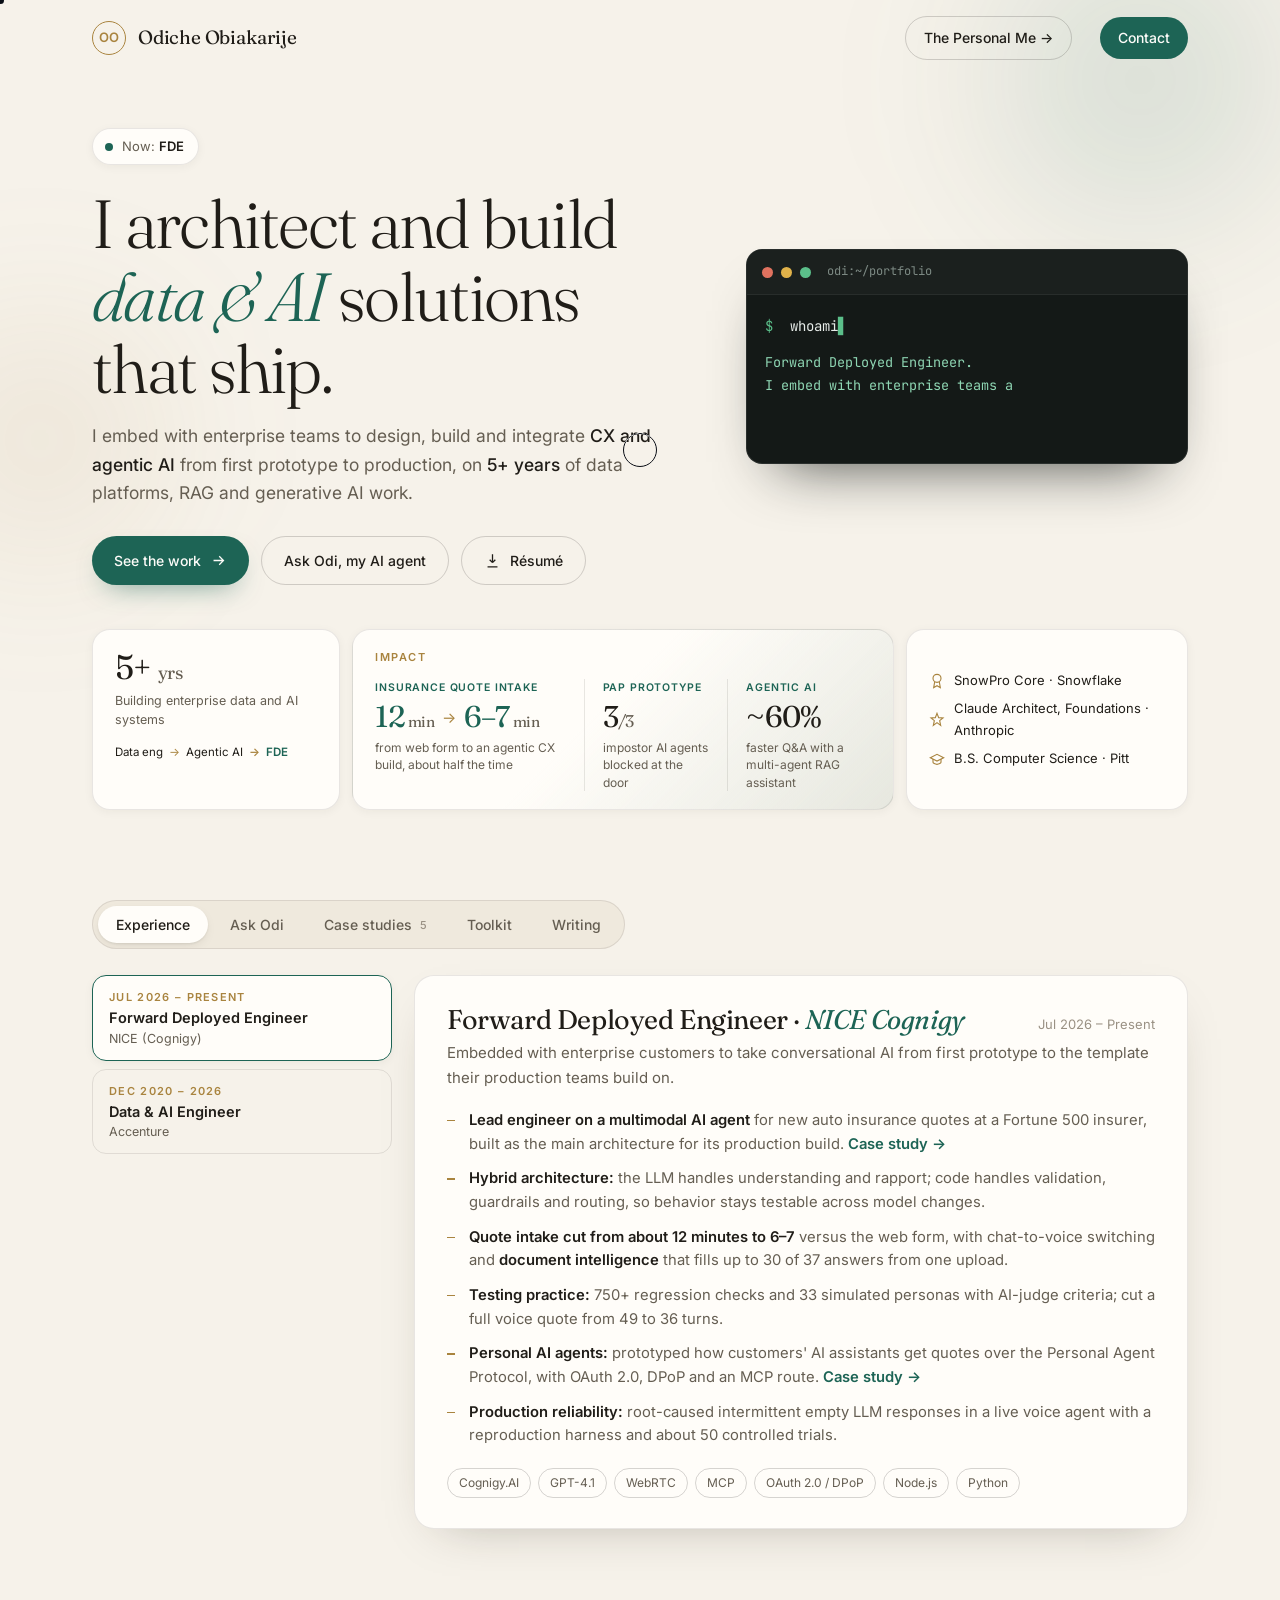
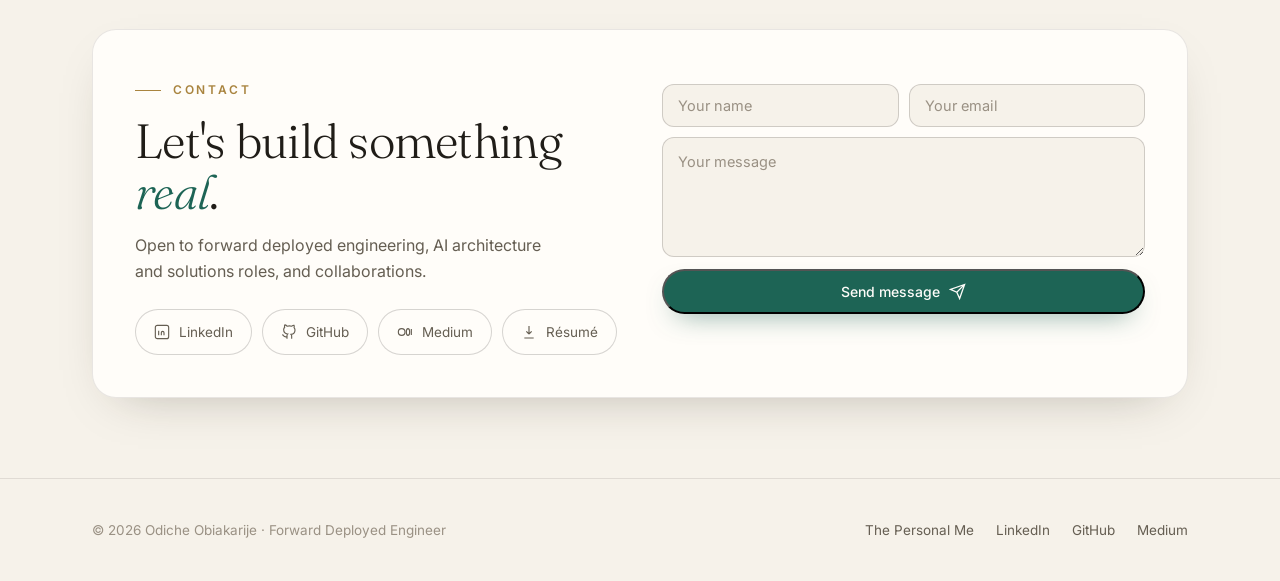
<file: index.html>
<!DOCTYPE html>
<html lang="en">
<head>
<meta charset="UTF-8" />
<meta name="viewport" content="width=device-width, initial-scale=1.0" />
<title>Odiche Obiakarije · Forward Deployed Engineer, Enterprise AI</title>
<meta name="description" content="Odiche Obiakarije, Forward Deployed Engineer: conversational and agentic AI built with enterprise teams, from first prototype to production template." />
<meta name="author" content="Odiche Obiakarije" />
<link rel="icon" href="favicon.svg" type="image/svg+xml" />
<meta property="og:type" content="website" />
<meta property="og:title" content="Odiche Obiakarije · Forward Deployed Engineer" />
<meta property="og:description" content="Conversational and agentic AI, built with enterprise teams and shipped to production." />
<meta property="og:url" content="https://odiobiak.github.io/website-me/" />
<meta property="og:image" content="https://odiobiak.github.io/website-me/og-image.png" />
<meta name="twitter:card" content="summary_large_image" />
<meta name="twitter:title" content="Odiche Obiakarije · Forward Deployed Engineer" />
<meta name="twitter:description" content="Conversational and agentic AI, built with enterprise teams and shipped to production." />
<meta name="twitter:image" content="https://odiobiak.github.io/website-me/og-image.png" />
<link rel="preconnect" href="https://fonts.googleapis.com" />
<link rel="preconnect" href="https://fonts.gstatic.com" crossorigin />
<link href="https://fonts.googleapis.com/css2?family=Fraunces:ital,opsz,wght@0,9..144,300..600;1,9..144,300..500&family=Inter:wght@300;400;500;600&family=JetBrains+Mono:wght@400;500&display=swap" rel="stylesheet" />
<link rel="alternate" href="https://odiobiak.github.io/website-me/creative.html" title="The Personal Me" />
<link rel="stylesheet" href="styles.css" />
<style>
:root{--maxw:1160px}
section{padding:0}
.btn{padding:12px 22px;font-size:14px}
.chip-now{display:inline-flex;align-items:center;gap:9px;font-size:13px;color:var(--muted);background:var(--surface);border:1px solid var(--line);border-radius:999px;padding:7px 14px 7px 12px;box-shadow:var(--shadow-sm)}
.chip-now i{flex-shrink:0;width:8px;height:8px;border-radius:50%;background:var(--accent);box-shadow:0 0 0 0 rgba(29,100,85,.5);animation:ping 2.4s infinite}
.chip-now b{color:var(--ink);font-weight:600}
.chip-now abbr{text-decoration:none}
@keyframes ping{0%{box-shadow:0 0 0 0 rgba(29,100,85,.45)}70%{box-shadow:0 0 0 9px rgba(29,100,85,0)}100%{box-shadow:0 0 0 0 rgba(29,100,85,0)}}
.nav-links .nav-cta{padding:9px 18px;border-radius:999px;background:var(--accent);color:#fdfcf9!important}
.nav-links .nav-cta:hover{background:var(--accent-2)}

/* hero */
#hero{position:relative;padding:128px 0 34px;overflow:hidden}
.hero-orb{position:absolute;border-radius:50%;filter:blur(70px);pointer-events:none;z-index:0}
.orb-1{width:440px;height:440px;background:radial-gradient(circle,rgba(29,100,85,.18),transparent 68%);top:-140px;right:-80px}
.orb-2{width:360px;height:360px;background:radial-gradient(circle,rgba(169,132,63,.14),transparent 68%);top:260px;left:-140px}
.hero-grid{position:relative;z-index:2;display:grid;grid-template-columns:1.15fr .85fr;gap:56px;align-items:center}
#hero h1{font-size:clamp(40px,5.6vw,68px);font-weight:300;margin:22px 0 18px;letter-spacing:-.025em}
#hero h1 em{font-style:italic;color:var(--accent)}
.hero-lede{font-size:17.5px;color:var(--muted);max-width:560px;margin-bottom:28px}
.hero-lede b{color:var(--ink);font-weight:500}
.hero-cta{display:flex;gap:12px;flex-wrap:wrap}
.terminal{background:#141917;border:1px solid rgba(255,255,255,.09);border-radius:16px;overflow:hidden;box-shadow:0 30px 60px -32px rgba(15,20,18,.8)}
.term-bar{display:flex;align-items:center;gap:8px;padding:12px 15px;background:#1b201e;border-bottom:1px solid rgba(255,255,255,.06)}
.tdot{width:11px;height:11px;border-radius:50%}
.tdot:nth-child(1){background:#e0725f}.tdot:nth-child(2){background:#e0b24a}.tdot:nth-child(3){background:#5bbf8a}
.tname{margin-left:8px;font-family:'JetBrains Mono',monospace;font-size:12px;color:#7d8a84}
.term-body{padding:20px 18px 22px;min-height:168px;font-family:'JetBrains Mono',monospace}
.tline{font-size:14px;color:#e7ece9}
.tprompt{color:#5bbf8a;margin-right:9px}
.tcaret{color:#5bbf8a;animation:blink 1.05s steps(2) infinite}
@keyframes blink{50%{opacity:0}}
.tans{margin-top:13px;font-size:13.5px;line-height:1.7;color:#8fd7b4;white-space:pre-wrap;min-height:4.4em}

/* proof strip */
.proof{display:grid;grid-template-columns:1.1fr 2.4fr 1.25fr;gap:12px;margin-top:44px;position:relative;z-index:2}
.tile{background:var(--surface);border:1px solid var(--line);border-radius:18px;padding:20px 22px;box-shadow:var(--shadow-sm)}
.tile .n{font-family:'Fraunces',serif;font-size:34px;line-height:1;color:var(--ink);letter-spacing:-.02em}
.tile .n small{font-size:18px;color:var(--muted)}
.tile .l{font-size:12.5px;color:var(--muted);margin-top:8px;line-height:1.45}
.yrs .path{display:flex;flex-wrap:wrap;align-items:center;gap:4px 0;margin-top:14px;font-size:11.5px;color:var(--ink)}
.yrs .path span{white-space:nowrap}
.yrs .path span+span::before{content:"\2192";color:var(--gold);margin:0 6px}
.yrs .path span:last-child{color:var(--accent);font-weight:600}.yrs abbr{text-decoration:none}
.tile.impact{background:linear-gradient(135deg,var(--surface) 0%,var(--surface) 45%,rgba(29,100,85,.07) 100%);padding:18px 22px}
.tk{font-size:11px;letter-spacing:.14em;text-transform:uppercase;color:var(--gold);font-weight:600;margin-bottom:12px}
.stats{display:grid;grid-template-columns:1.45fr 1fr 1fr}
.stat{display:flex;flex-direction:column;padding:0 18px}
.stat:first-child{padding-left:0}
.stat+.stat{border-left:1px solid var(--line)}
.stat .c{font-size:10.5px;letter-spacing:.08em;text-transform:uppercase;color:var(--accent);font-weight:600;margin-bottom:6px}
.stat .n{font-family:'Fraunces',serif;font-size:30px;line-height:1;color:var(--ink);letter-spacing:-.02em}
.stat .n small{font-size:17px;color:var(--muted)}
.stat .n .arr{font-family:'Inter',sans-serif;font-size:20px;color:var(--gold);margin:0 6px;vertical-align:4px}
.stat.feat{position:relative}
.stat.feat .n{color:var(--accent);white-space:nowrap}
.stat.feat .n small{margin-left:3px;font-size:15px}
.stat.feat .n .arr{margin:0 8px}
a.stat{color:inherit;text-decoration:none;transition:opacity .25s}a.stat:hover .l{color:var(--ink)}a.stat:hover .c{text-decoration:underline}
.stat .l{font-size:12px;color:var(--muted);margin-top:7px;line-height:1.45}
.tile.creds{display:flex;flex-direction:column;justify-content:center;gap:7px}
.tile.creds div{display:flex;align-items:center;gap:9px;font-size:13px;color:var(--ink)}
.tile.creds svg{width:16px;height:16px;stroke:var(--gold);fill:none;stroke-width:1.7;flex-shrink:0}

/* workspace + tabs */
#work{padding:56px 0 30px;scroll-margin-top:70px}
.tabs{display:flex;gap:4px;background:var(--bg-2);border:1px solid var(--line);border-radius:999px;padding:5px;width:max-content;max-width:100%;overflow-x:auto;scrollbar-width:none;margin-bottom:26px}
.tabs::-webkit-scrollbar{display:none}
.tab{border:0;background:transparent;font:500 14px 'Inter',sans-serif;color:var(--muted);padding:10px 18px;border-radius:999px;cursor:pointer;white-space:nowrap;transition:color .25s,background .25s,box-shadow .25s;display:inline-flex;align-items:center;gap:8px}
.tab:hover{color:var(--ink)}
.tab[aria-selected="true"]{background:var(--surface);color:var(--ink);box-shadow:0 1px 2px rgba(40,33,20,.08),0 4px 14px -6px rgba(40,33,20,.18)}
.tab .ct{font-size:11px;color:var(--faint);font-weight:500}
.tab:focus-visible,.pick:focus-visible{outline:2px solid var(--accent);outline-offset:2px}
.panel{min-height:380px;animation:fadeUp .45s var(--ease)}
.panel[hidden]{display:none}
@keyframes fadeUp{from{opacity:0;transform:translateY(8px)}to{opacity:1;transform:none}}
.lead{font-family:'Fraunces',serif;font-size:clamp(22px,2.6vw,28px);font-weight:300;line-height:1.3;max-width:760px;margin-bottom:24px}
.lead em{color:var(--accent)}

/* master/detail (experience + case studies) */
.md{display:grid;grid-template-columns:300px 1fr;gap:22px;align-items:start}
.picks{display:grid;gap:8px;position:sticky;top:96px}
.pick{text-align:left;border:1px solid var(--line);background:transparent;border-radius:14px;padding:14px 16px;cursor:pointer;font-family:'Inter',sans-serif;transition:border-color .25s,background .25s,transform .25s}
.pick:hover{border-color:var(--line-2);background:var(--surface)}
.pick[aria-selected="true"]{background:var(--surface);border-color:var(--accent);box-shadow:var(--shadow-sm)}
.pick .k{display:block;font-size:11px;letter-spacing:.12em;text-transform:uppercase;color:var(--gold);font-weight:600;margin-bottom:4px}
.pick .t{display:block;font-size:14.5px;color:var(--ink);font-weight:600;line-height:1.35}
.pick .m{display:block;font-size:12.5px;color:var(--muted);margin-top:3px}
.detail{background:var(--surface);border:1px solid var(--line);border-radius:20px;padding:30px 32px;box-shadow:var(--shadow-md);min-width:0}
.detail > [hidden]{display:none}

/* roles */
.role-top{display:flex;justify-content:space-between;align-items:baseline;flex-wrap:wrap;gap:8px;margin-bottom:6px}
.role-top h3{font-size:27px}
.role-top h3 span{color:var(--accent);font-style:italic}
.role-date{font-size:13px;color:var(--faint)}
.role-sum{color:var(--muted);font-size:15px;margin-bottom:18px;max-width:720px}
.bullets{list-style:none;display:grid;gap:11px}
.bullets li{position:relative;padding-left:22px;color:var(--muted);font-size:14.8px;line-height:1.6}
.bullets li::before{content:"";position:absolute;left:0;top:11px;width:8px;height:1.5px;background:var(--gold)}
.bullets b{color:var(--ink);font-weight:600}
.bullets a,.inline-link{color:var(--accent);font-weight:600;white-space:nowrap;border-bottom:1px solid transparent;transition:border-color .25s}
.bullets a:hover,.inline-link:hover{border-color:var(--accent)}
.tags{display:flex;flex-wrap:wrap;gap:7px;margin-top:20px}
.tags span{font-size:12px;color:var(--muted);border:1px solid var(--line-2);border-radius:999px;padding:4px 11px}

/* cases */
.case-top{display:flex;align-items:center;gap:10px;flex-wrap:wrap;margin-bottom:16px}
.case-tag{font-size:11px;letter-spacing:.12em;text-transform:uppercase;color:var(--gold);font-weight:600;background:var(--gold-soft);padding:5px 11px;border-radius:999px}
.case-tag.proto{color:var(--accent);background:var(--accent-soft)}
.case h3{font-size:clamp(22px,2.6vw,28px);width:100%;margin-top:6px}
.case-cols{display:grid;grid-template-columns:repeat(3,1fr);gap:22px;margin-bottom:20px}
.case-cols h5{font-size:11px;letter-spacing:.1em;text-transform:uppercase;color:var(--accent);margin-bottom:7px}
.case-cols p{color:var(--muted);font-size:14px;line-height:1.6}
.case-metrics{display:flex;flex-wrap:wrap;gap:8px;margin-top:14px}
.case-metrics span{font-size:12px;color:var(--ink);background:var(--bg);border:1px solid var(--line);border-radius:8px;padding:6px 11px;font-weight:500}
.arch-wrap{overflow-x:auto;padding:4px 0;margin:0 -6px}
.arch{width:100%;min-width:620px;height:auto;display:block}
.arch .nodebox{fill:var(--surface);stroke:var(--line-2);stroke-width:1.2}
.arch .nlabel{fill:var(--ink);font:600 14px 'Inter',sans-serif}
.arch .nsub{fill:var(--muted);font:400 11px 'Inter',sans-serif}
.arch .flow{fill:none;stroke:var(--accent);stroke-width:2;stroke-dasharray:5 7;opacity:.6;animation:archdash 1.1s linear infinite}
@keyframes archdash{to{stroke-dashoffset:-24}}
.arch .bound{fill:none;stroke:var(--gold);stroke-width:1.2;stroke-dasharray:3 5;opacity:.55}
.arch .blabel{fill:var(--gold);font:600 11px 'Inter',sans-serif;letter-spacing:.12em}
.arch .pkt{fill:var(--accent)}
.arch .pkt2{fill:var(--gold)}
.arch .pulse{animation:archpulse 2.6s ease-in-out infinite;transform-box:fill-box;transform-origin:center}
@keyframes archpulse{0%,100%{opacity:1}50%{opacity:.5}}
.detail .arch rect[fill="var(--bg)"]{fill:var(--surface)}
.case-shots{display:grid;grid-template-columns:1fr 1fr;gap:14px;margin-top:20px;align-items:start}
.case-shots .wide{grid-column:1/-1}
.case-shots figure{margin:0;background:var(--bg);border:1px solid var(--line);border-radius:12px;overflow:hidden}
.case-shots img{width:100%;height:auto}
.case-shots figcaption{font-size:12px;color:var(--faint);padding:9px 12px;line-height:1.5}
.case-links{display:flex;gap:10px;flex-wrap:wrap;margin-top:20px}
.case-note{font-size:12.5px;color:var(--faint);margin-top:14px}

/* toolkit */
.filterbar{display:flex;gap:8px;flex-wrap:wrap;margin-bottom:22px}
.fchip{padding:8px 16px;border-radius:999px;border:1px solid var(--line-2);background:transparent;color:var(--muted);font-size:13.5px;font-family:'Inter';cursor:pointer;transition:all .28s var(--ease)}
.fchip:hover{color:var(--ink);border-color:var(--accent)}
.fchip.active{background:var(--accent);color:#fdfcf9;border-color:var(--accent);font-weight:500}
.skills-cloud{display:flex;flex-wrap:wrap;gap:9px}
.skill{padding:9px 15px;border-radius:10px;background:var(--surface);border:1px solid var(--line);font-size:13.5px;color:var(--muted);display:flex;align-items:center;gap:9px;box-shadow:var(--shadow-sm);transition:all .3s var(--ease)}
.skill .dot{width:6px;height:6px;border-radius:50%;flex-shrink:0}
.skill:hover{color:var(--ink);border-color:var(--accent);transform:translateY(-2px)}
@keyframes fadeCloud{from{opacity:0;transform:translateY(8px)}to{opacity:1;transform:none}}

/* writing */
.posts{display:grid;grid-template-columns:repeat(2,1fr);gap:16px}
.post{display:flex;flex-direction:column;gap:10px;background:var(--surface);border:1px solid var(--line);border-radius:18px;padding:26px;box-shadow:var(--shadow-sm);transition:transform .3s var(--ease),border-color .3s}
.post:hover{transform:translateY(-3px);border-color:var(--accent)}
.post .k{font-size:11px;letter-spacing:.12em;text-transform:uppercase;color:var(--gold);font-weight:600}
.post h4{font-size:22px;line-height:1.2}
.post p{color:var(--muted);font-size:14.5px}
.post .go{margin-top:auto;font-size:13.5px;color:var(--accent);font-weight:600}
.post ol{margin:2px 0 0 18px;color:var(--muted);font-size:14px;display:grid;gap:3px}

/* odi */
.odi{display:grid;grid-template-columns:.9fr 1.1fr;gap:34px;align-items:center}
.odi h3{font-size:28px;margin-bottom:12px}
.odi p{color:var(--muted);font-size:15px;margin-bottom:18px}
.odi .feat{list-style:none;display:grid;gap:7px}
.odi .feat li{position:relative;padding-left:22px;color:var(--muted);font-size:14.5px}
.odi .feat li::before{content:"\2713";position:absolute;left:0;color:var(--accent);font-weight:700}
.odi-samples{margin-top:22px}
.sq-label{font-size:11px;letter-spacing:.14em;text-transform:uppercase;color:var(--gold);font-weight:600;margin-bottom:10px}
.sq{display:flex;flex-wrap:wrap;gap:8px}
.sq button{font-family:'Inter',sans-serif;font-size:13px;color:var(--muted);background:var(--bg);border:1px solid var(--line-2);border-radius:999px;padding:8px 14px;cursor:pointer;transition:all .25s var(--ease)}
.sq button:hover{color:var(--ink);border-color:var(--accent)}
.sq button.copied{color:var(--accent);border-color:var(--accent);background:var(--accent-soft)}
.chat{background:var(--bg-2);border:1px solid var(--line);border-radius:18px;overflow:hidden}
.chat-head{display:flex;align-items:center;gap:11px;padding:13px 16px;background:var(--surface);border-bottom:1px solid var(--line)}
.chat-av{width:32px;height:32px;border-radius:50%;background:var(--accent);color:#fff;display:grid;place-items:center;font-family:'Fraunces';font-size:15px}
.chat-head .ct{font-weight:600;font-size:14px}
.chat-head .cs{font-size:12px;color:var(--accent);display:flex;align-items:center;gap:6px}
.chat-head .cs::before{content:"";width:7px;height:7px;border-radius:50%;background:var(--accent)}
.odi-frame{width:100%;height:470px;border:0;display:block;background:var(--bg-2)}

/* contact */
#contact{padding:70px 0 80px}
.contact-card{display:grid;grid-template-columns:1fr 1fr;gap:44px;align-items:center;background:var(--surface);border:1px solid var(--line);border-radius:24px;padding:42px;box-shadow:var(--shadow-md)}
#contact h2{font-size:clamp(32px,4.4vw,48px);font-weight:300;margin:16px 0 14px}
#contact h2 em{font-style:italic;color:var(--accent)}
#contact .sub{color:var(--muted);font-size:16px;margin-bottom:24px;max-width:420px}
.contact-links{display:flex;gap:10px;flex-wrap:wrap}
.cl{display:inline-flex;align-items:center;gap:9px;padding:11px 18px;border:1px solid var(--line-2);border-radius:999px;color:var(--muted);font-size:13.5px;transition:all .3s var(--ease);background:var(--surface)}
.cl:hover{color:var(--accent);border-color:var(--accent);transform:translateY(-2px)}
.cl svg{width:16px;height:16px;stroke:currentColor;fill:none;stroke-width:1.7}
.contact-form{width:100%}
.cf-row{display:flex;gap:10px;margin-bottom:10px}
.cf-input{width:100%;background:var(--bg);border:1px solid var(--line-2);border-radius:12px;padding:12px 15px;font-family:'Inter',sans-serif;font-size:14.5px;color:var(--ink);transition:border-color .25s,box-shadow .25s}
.cf-input::placeholder{color:var(--faint)}
.cf-input:focus{outline:none;border-color:var(--accent);box-shadow:0 0 0 3px var(--accent-soft)}
.cf-msg{display:block;margin-bottom:12px;resize:vertical;min-height:120px;line-height:1.6}
.cf-btn{width:100%;justify-content:center}
.cf-btn:disabled{opacity:.6;cursor:default}
.cf-status{margin-top:12px;font-size:13.5px;color:var(--muted);min-height:1.2em;text-align:center}
.cf-status.ok{color:var(--accent)}
.cf-status.err{color:#c4502a}

@media(max-width:980px){
  .hero-grid{grid-template-columns:1fr;gap:30px}
  .proof{grid-template-columns:1fr 1fr;grid-auto-flow:dense}
  .proof .impact{grid-column:1/-1}
  .md{grid-template-columns:1fr}
  .picks{position:static;display:flex;overflow-x:auto;gap:8px;padding-bottom:4px;scrollbar-width:thin}
  .pick{flex:0 0 220px}
  .case-cols{grid-template-columns:1fr;gap:14px}
  .odi,.contact-card{grid-template-columns:1fr;gap:28px}
}
@media(max-width:820px){
  .nav-links a.nav-pill{display:none}
  #hero{padding-top:104px}
  .detail{padding:22px 18px}
  .contact-card{padding:26px 20px}
  .posts{grid-template-columns:1fr}
  .case-shots{grid-template-columns:1fr}
}
@media(max-width:820px){.nav-links a.nav-cta{display:inline-flex}.nav-links{gap:10px}}
@media(max-width:560px){.chip-now{font-size:12.5px}.tabs{width:100%;justify-content:space-between}.tab{padding:8px 9px;font-size:12.5px}.tabs{gap:0;padding:4px}.tab .ct,.sm-hide{display:none}
  .arch-wrap{-webkit-mask-image:linear-gradient(90deg,#000 85%,transparent);mask-image:linear-gradient(90deg,#000 85%,transparent)}}
@media(max-width:560px){.cf-row{flex-direction:column}.proof{gap:9px;grid-template-columns:1fr}.tile{padding:16px}.tile .n{font-size:28px}.stats{grid-template-columns:1fr}
  .stat{display:grid;grid-template-columns:96px 1fr;column-gap:14px;padding:12px 0;align-items:center}
  .stat+.stat{border-left:0;border-top:1px solid var(--line)}
  .stat:last-child{padding-bottom:2px}
  .stat .n{grid-row:1/3;grid-column:1;font-size:28px}
  .stat .c{grid-column:2;margin:0}.stat .l{grid-column:2;margin-top:2px}
  .stat.feat{display:flex;flex-direction:column;align-items:flex-start;padding-top:4px}
  .stat.feat .n{font-size:30px;margin:6px 0 2px;white-space:nowrap}}
</style>
<script type="application/ld+json">
{
  "@context": "https://schema.org",
  "@type": "Person",
  "name": "Odiche Obiakarije",
  "alternateName": "Odi",
  "jobTitle": "Forward Deployed Engineer",
  "worksFor": {"@type": "Organization", "name": "NICE (Cognigy)"},
  "description": "Forward Deployed Engineer building conversational and agentic AI with enterprise teams, with a background in data engineering, RAG and multi-agent systems.",
  "url": "https://odiobiak.github.io/website-me/",
  "knowsAbout": ["Forward Deployed Engineering","Conversational AI","Agentic AI","AI Agent Trust","Personal Agent Protocol","Model Context Protocol","Cognigy.AI","RAG","AI Architecture","Data Engineering","LangChain","LangGraph","Snowflake","Kafka","Airflow"],
  "alumniOf": {"@type":"CollegeOrUniversity","name":"University of Pittsburgh"},
  "sameAs": [
    "https://www.linkedin.com/in/odicheobiak",
    "https://github.com/Odiobiak",
    "https://medium.com/@odiobiak"
  ],
  "mainEntityOfPage": ["https://odiobiak.github.io/website-me/","https://odiobiak.github.io/website-me/creative.html"]
}
</script>
</head>
<body>
<div id="progress"></div>

<nav id="nav">
  <div class="wrap nav-in">
    <a href="#top" class="brand"><span class="mono-badge">OO</span> Odiche Obiakarije</a>
    <div class="nav-links">
      <a href="creative.html" class="nav-pill">The Personal Me &rarr;</a>
      <a href="#contact" class="nav-cta">Contact</a>
    </div>
  </div>
</nav>

<header id="hero">
  <span id="top"></span>
  <div class="hero-orb orb-1"></div>
  <div class="hero-orb orb-2"></div>
  <div class="wrap">
    <div class="hero-grid">
      <div>
        <span class="chip-now"><i></i><span>Now: <b><abbr title="Forward Deployed Engineer">FDE</abbr></b></span></span>
        <h1>I architect and build <em>data &amp; AI</em> solutions that ship.</h1>
        <p class="hero-lede">I embed with enterprise teams to design, build and integrate <b>CX and agentic AI</b> from first prototype to production, on <b>5+ years</b> of data platforms, RAG and generative AI work.</p>
        <div class="hero-cta">
          <a href="#cases" class="btn btn-primary" data-tab-link="cases">See the work <svg viewBox="0 0 24 24"><path d="M5 12h14M13 6l6 6-6 6"/></svg></a>
          <a href="#odi" class="btn btn-ghost" data-tab-link="odi">Ask Odi, my AI agent</a>
          <a href="assets/Odiche_Obiakarije_Resume.pdf" download class="btn btn-ghost"><svg viewBox="0 0 24 24"><path d="M12 3v12m0 0l-4-4m4 4l4-4M5 21h14"/></svg> R&eacute;sum&eacute;</a>
        </div>
      </div>
      <div class="terminal" aria-hidden="true">
        <div class="term-bar"><span class="tdot"></span><span class="tdot"></span><span class="tdot"></span><span class="tname">odi:~/portfolio</span></div>
        <div class="term-body">
          <div class="tline"><span class="tprompt">$</span> <span id="tq"></span><span class="tcaret">&#9611;</span></div>
          <div class="tans" id="ta"></div>
        </div>
      </div>
    </div>
    <div class="proof">
      <div class="tile yrs">
        <div class="n">5+ <small>yrs</small></div>
        <div class="l">Building enterprise data and AI systems</div>
        <div class="path" aria-label="Data engineering, then agentic AI, then forward deployed engineering"><span>Data eng</span><span>Agentic AI</span><span><abbr title="Forward Deployed Engineer">FDE</abbr></span></div>
      </div>
      <div class="tile impact">
        <div class="tk">Impact</div>
        <div class="stats">
          <a class="stat feat" href="#case-quote"><span class="c">Insurance quote intake</span><span class="n">12<small>min</small><small class="arr">&rarr;</small>6&ndash;7<small>min</small></span><span class="l">from web form to an agentic CX build, about half the time</span></a>
          <a class="stat" href="#case-pap"><span class="c" title="Personal Agent Protocol">PAP prototype</span><span class="n">3<small>/3</small></span><span class="l">impostor AI agents blocked at the door</span></a>
          <div class="stat"><span class="c">Agentic AI</span><span class="n">~60%</span><span class="l">faster Q&amp;A with a multi-agent RAG assistant</span></div>
        </div>
      </div>
      <div class="tile creds">
        <div><svg viewBox="0 0 24 24"><circle cx="12" cy="8" r="6"/><path d="M8.5 13.5L7 22l5-3 5 3-1.5-8.5"/></svg>SnowPro Core · Snowflake</div>
        <div><svg viewBox="0 0 24 24"><path d="M12 2l2.5 6.5L21 9l-5 4 1.5 7L12 16l-5.5 4L8 13 3 9l6.5-.5z"/></svg>Claude Architect, Foundations · Anthropic</div>
        <div><svg viewBox="0 0 24 24"><path d="M22 10L12 5 2 10l10 5 10-5z"/><path d="M6 12v5c0 1 3 3 6 3s6-2 6-3v-5"/></svg>B.S. Computer Science · Pitt</div>
      </div>
    </div>
  </div>
</header>

<section id="work">
  <div class="wrap">
    <div class="tabs" role="tablist" aria-label="Portfolio sections">
      <button class="tab" role="tab" id="tab-experience" aria-controls="panel-experience" aria-selected="true">Experience</button>
      <button class="tab" role="tab" id="tab-odi" aria-controls="panel-odi" aria-selected="false" tabindex="-1" aria-label="Ask Odi"><span><span class="sm-hide">Ask&nbsp;</span>Odi</span></button>
      <button class="tab" role="tab" id="tab-cases" aria-controls="panel-cases" aria-selected="false" tabindex="-1" aria-label="Case studies"><span>Case<span class="sm-hide">&nbsp;studies</span></span><span class="ct">5</span></button>
      <button class="tab" role="tab" id="tab-toolkit" aria-controls="panel-toolkit" aria-selected="false" tabindex="-1">Toolkit</button>
      <button class="tab" role="tab" id="tab-writing" aria-controls="panel-writing" aria-selected="false" tabindex="-1">Writing</button>
    </div>

    <!-- EXPERIENCE -->
    <div class="panel" role="tabpanel" id="panel-experience" aria-labelledby="tab-experience" tabindex="0">
      <div class="md">
        <div class="picks" role="tablist" aria-label="Roles" aria-orientation="vertical">
          <button class="pick" role="tab" id="pick-role-nice" aria-controls="role-nice" aria-selected="true"><span class="k">Jul 2026 – Present</span><span class="t">Forward Deployed Engineer</span><span class="m">NICE (Cognigy)</span></button>
          <button class="pick" role="tab" id="pick-role-accenture" aria-controls="role-accenture" aria-selected="false" tabindex="-1"><span class="k">Dec 2020 – 2026</span><span class="t">Data &amp; AI Engineer</span><span class="m">Accenture</span></button>
        </div>
        <div class="detail">
          <div role="tabpanel" id="role-nice" aria-labelledby="pick-role-nice">
            <div class="role-top"><h3>Forward Deployed Engineer · <span>NICE Cognigy</span></h3><span class="role-date">Jul 2026 – Present</span></div>
            <p class="role-sum">Embedded with enterprise customers to take conversational AI from first prototype to the template their production teams build on.</p>
            <ul class="bullets">
              <li><b>Lead engineer on a multimodal AI agent</b> for new auto insurance quotes at a Fortune 500 insurer, built as the main architecture for its production build. <a href="#case-quote">Case study &rarr;</a></li>
              <li><b>Hybrid architecture:</b> the LLM handles understanding and rapport; code handles validation, guardrails and routing, so behavior stays testable across model changes.</li>
              <li><b>Quote intake cut from about 12 minutes to 6–7</b> versus the web form, with chat-to-voice switching and <b>document intelligence</b> that fills up to 30 of 37 answers from one upload.</li>
              <li><b>Testing practice:</b> 750+ regression checks and 33 simulated personas with AI-judge criteria; cut a full voice quote from 49 to 36 turns.</li>
              <li><b>Personal AI agents:</b> prototyped how customers' AI assistants get quotes over the Personal Agent Protocol, with OAuth 2.0, DPoP and an MCP route. <a href="#case-pap">Case study &rarr;</a></li>
              <li><b>Production reliability:</b> root-caused intermittent empty LLM responses in a live voice agent with a reproduction harness and about 50 controlled trials.</li>
            </ul>
            <div class="tags"><span>Cognigy.AI</span><span>GPT-4.1</span><span>WebRTC</span><span>MCP</span><span>OAuth 2.0 / DPoP</span><span>Node.js</span><span>Python</span></div>
          </div>
          <div role="tabpanel" id="role-accenture" aria-labelledby="pick-role-accenture" hidden>
            <div class="role-top"><h3>Data &amp; AI Engineer · <span>Accenture</span></h3><span class="role-date">Dec 2020 – 2026</span></div>
            <p class="role-sum">Agentic AI and data platforms for enterprise clients, from streaming pipelines to multi-agent RAG.</p>
            <ul class="bullets">
              <li><b>Multi-agent RAG assistant</b> for rebate Q&amp;A (LangChain, Pinecone, OpenAI) that made client teams about 60% faster. <a href="#case-rag">Case study &rarr;</a></li>
              <li><b>Evaluation agents</b> with tool calling and structured outputs that scored metadata quality and cut integration errors 40%. <a href="#case-automation">Case study &rarr;</a></li>
              <li><b>Streaming ETL</b> for real-time traffic data (Kafka, Airflow, Python) with checks that cut downstream errors 35% and manual work 60%. <a href="#case-pipeline">Case study &rarr;</a></li>
              <li><b>Guardrails, retries and checkpointing</b> on every workflow, and iterative delivery with business stakeholders on prompts, agent behavior and evaluation.</li>
              <li><b>Production support</b> for application modernization: root-cause analysis, REST API integrations and SQL fixes.</li>
            </ul>
            <div class="tags"><span>LangChain</span><span>LangGraph</span><span>Pinecone</span><span>Snowflake</span><span>Kafka</span><span>Airflow</span><span>PySpark</span></div>
          </div>
        </div>
      </div>
    </div>

    <!-- CASE STUDIES -->
    <div class="panel" role="tabpanel" id="panel-cases" aria-labelledby="tab-cases" tabindex="0" hidden>
      <div class="md">
        <div class="picks" role="tablist" aria-label="Case studies" aria-orientation="vertical">
          <button class="pick" role="tab" id="pick-case-quote" aria-controls="case-quote" aria-selected="true"><span class="k">Conversational AI</span><span class="t">Multimodal Insurance Quote Agent</span><span class="m">Quote intake: 12 → 6–7 min</span></button>
          <button class="pick" role="tab" id="pick-case-pap" aria-controls="case-pap" aria-selected="false" tabindex="-1"><span class="k">AI Agent Trust · Prototype</span><span class="t">Personal AI Agents over PAP</span><span class="m">3 of 3 impostors refused</span></button>
          <button class="pick" role="tab" id="pick-case-rag" aria-controls="case-rag" aria-selected="false" tabindex="-1"><span class="k">Agentic AI</span><span class="t">Multi-Agent Rebate Q&amp;A Assistant</span><span class="m">~60% faster Q&amp;A</span></button>
          <button class="pick" role="tab" id="pick-case-automation" aria-controls="case-automation" aria-selected="false" tabindex="-1"><span class="k">Enterprise Automation</span><span class="t">Metadata Quality Agents</span><span class="m">40% fewer integration errors</span></button>
          <button class="pick" role="tab" id="pick-case-pipeline" aria-controls="case-pipeline" aria-selected="false" tabindex="-1"><span class="k">Data Engineering</span><span class="t">Real-Time Traffic Data Pipeline</span><span class="m">35% fewer errors</span></button>
        </div>
        <div class="detail">
          <article class="case" role="tabpanel" id="case-quote" aria-labelledby="pick-case-quote">
            <div class="case-top"><span class="case-tag">Conversational AI</span><span class="case-tag proto">Production template</span><h3>Multimodal AI Agent for Auto Insurance Quotes</h3></div>
            <div class="case-cols">
              <div><h5>Problem</h5><p>A Fortune 500 insurer wanted a new auto quote customers could start in chat, finish by voice and complete with a document instead of a form, built well enough to become its production template.</p></div>
              <div><h5>Approach</h5><p>A hybrid agent on NICE Cognigy with GPT-4.1: the model handles conversation, while a versioned rules layer (79 fields) handles validation, guardrails and routing. Chat and browser voice share one session; uploads are read by vision; prefill, VIN and rating plug in as subflows.</p></div>
              <div><h5>Impact</h5><p>Customers answer only what's missing, switch channels freely, and the build ships with its own regression suite.</p><div class="case-metrics"><span>Quote intake: 12 → 6–7 min</span><span>30 of 37 answers from one upload</span><span>750+ regression checks</span></div></div>
            </div>
            <div class="arch-wrap">
              <svg class="arch" viewBox="0 0 940 340" role="img" aria-label="Quote agent architecture: customer on chat or browser voice, an AI agent, a deterministic layer of rules and checks with document reading and integrations, then the quote and an advisor handoff">
                <rect class="bound" x="546" y="28" width="198" height="296" rx="16"/>
                <rect x="574" y="20" width="142" height="16" fill="var(--bg)"/>
                <text class="blabel" x="645" y="33" text-anchor="middle">CODE · TESTABLE</text>
                <path class="flow" d="M124,172 C140,160 140,124 156,124"/><path class="flow" d="M124,192 C140,204 140,240 156,240"/>
                <path class="flow" d="M306,124 C330,130 334,160 350,170"/><path class="flow" d="M306,240 C330,234 334,204 350,194"/>
                <path class="flow" d="M510,182 H560"/><path class="flow" d="M645,100 V142"/><path class="flow" d="M645,252 V222"/>
                <path class="flow" d="M730,170 C760,160 766,140 790,138"/><path class="flow" d="M730,194 C760,204 766,226 790,234"/>
                <circle class="pkt" r="4"><animateMotion dur="3.4s" repeatCount="indefinite" path="M68,182 H920"/></circle>
                <circle class="pkt2" r="3"><animateMotion dur="3.4s" begin="1.7s" repeatCount="indefinite" path="M68,182 H920"/></circle>
                <g><rect class="nodebox" x="12" y="150" width="112" height="64" rx="12"/><text class="nlabel" x="68" y="178" text-anchor="middle">Customer</text><text class="nsub" x="68" y="196" text-anchor="middle">chat or voice</text></g>
                <g><rect class="nodebox" x="156" y="96" width="150" height="56" rx="12"/><text class="nlabel" x="231" y="120" text-anchor="middle">Webchat</text><text class="nsub" x="231" y="138" text-anchor="middle">typed</text></g>
                <g><rect class="nodebox" x="156" y="212" width="150" height="56" rx="12"/><text class="nlabel" x="231" y="236" text-anchor="middle">Browser Voice</text><text class="nsub" x="231" y="254" text-anchor="middle">WebRTC</text></g>
                <g><rect class="nodebox pulse" x="350" y="142" width="160" height="80" rx="14"/><text class="nlabel" x="430" y="178" text-anchor="middle">AI Agent</text><text class="nsub" x="430" y="197" text-anchor="middle">GPT-4.1 · Cognigy</text></g>
                <g><rect class="nodebox" x="560" y="44" width="170" height="56" rx="12"/><text class="nlabel" x="645" y="68" text-anchor="middle">Document Read</text><text class="nsub" x="645" y="86" text-anchor="middle">upload · vision</text></g>
                <g><rect class="nodebox pulse" x="560" y="142" width="170" height="80" rx="14"/><text class="nlabel" x="645" y="178" text-anchor="middle">Rules &amp; Checks</text><text class="nsub" x="645" y="197" text-anchor="middle">79 fields · guardrails</text></g>
                <g><rect class="nodebox" x="560" y="252" width="170" height="56" rx="12"/><text class="nlabel" x="645" y="276" text-anchor="middle">Integrations</text><text class="nsub" x="645" y="294" text-anchor="middle">prefill · VIN · rating</text></g>
                <g><rect class="nodebox" x="790" y="110" width="138" height="56" rx="12"/><text class="nlabel" x="859" y="134" text-anchor="middle">Quote &amp; Rate</text><text class="nsub" x="859" y="152" text-anchor="middle">as data</text></g>
                <g><rect class="nodebox" x="790" y="206" width="138" height="56" rx="12"/><text class="nlabel" x="859" y="230" text-anchor="middle">Advisor</text><text class="nsub" x="859" y="248" text-anchor="middle">handoff · summary</text></g>
              </svg>
            </div>
            <p class="case-note">Client work, so no screenshots. The personal-agent prototype next door uses a fictional insurer instead.</p>
          </article>
          <article class="case" role="tabpanel" id="case-pap" aria-labelledby="pick-case-pap" hidden>
            <div class="case-top"><span class="case-tag">AI Agent Trust</span><span class="case-tag proto">Prototype</span><h3>Personal AI Agents over the Personal Agent Protocol</h3></div>
            <div class="case-cols">
              <div><h5>Problem</h5><p>Customers' AI assistants are starting to fill in forms, chat and call for them, mostly posing as the customer. Companies can't tell who is acting, for whom, or with what consent.</p></div>
              <div><h5>Approach</h5><p>Built both sides over PAP 0.2: a GPT-4.1 assistant with its own signing key, and a fictional insurer's front door that verifies it (signed assertions, DPoP-bound tokens), signs the customer in by device code, and routes to an AI agent by conversation or MCP tools, behind the same rules.</p></div>
              <div><h5>Results</h5><p>One sentence from the customer produced a full quote: about 20 exchanges and 46 saved answers. Forged identities and stolen tokens never reached the agent.</p><div class="case-metrics"><span>3 of 3 impostors refused</span><span>58 spec checks, 0 failures</span><span>Customer-approved access</span></div></div>
            </div>
            <div class="arch-wrap">
      <svg class="arch" viewBox="0 0 1070 340" role="img" aria-label="Personal agent architecture: customer, personal assistant, PAP front door with consent, then a conversation route and an MCP tools route into the same quote rules">
        <rect class="bound" x="338" y="96" width="192" height="230" rx="16"/>
        <rect x="364" y="88" width="140" height="16" fill="var(--bg)"/>
        <text class="blabel" x="434" y="101" text-anchor="middle">PAP FRONT DOOR</text>
        <path class="flow" d="M124,182 H156"/><path class="flow" d="M312,182 H356"/>
        <path class="flow" d="M512,166 C546,150 546,96 576,92"/><path class="flow" d="M512,198 C546,214 546,270 576,272"/>
        <path class="flow" d="M434,222 V262"/>
        <path class="flow" d="M746,90 C770,96 776,150 790,168"/><path class="flow" d="M746,274 C770,268 776,214 790,196"/>
        <path class="flow" d="M946,182 H978"/>
        <circle class="pkt" r="4"><animateMotion dur="3.6s" repeatCount="indefinite" path="M68,182 H1018"/></circle>
        <circle class="pkt2" r="3"><animateMotion dur="3.6s" begin="1.8s" repeatCount="indefinite" path="M68,182 H1018"/></circle>
        <g><rect class="nodebox" x="12" y="150" width="112" height="64" rx="12"/><text class="nlabel" x="68" y="178" text-anchor="middle">Customer</text><text class="nsub" x="68" y="196" text-anchor="middle">one sentence</text></g>
        <g><rect class="nodebox" x="156" y="142" width="156" height="80" rx="14"/><text class="nlabel" x="234" y="178" text-anchor="middle">Personal Assistant</text><text class="nsub" x="234" y="197" text-anchor="middle">GPT-4.1 · own key</text></g>
        <g><rect class="nodebox pulse" x="356" y="142" width="156" height="80" rx="14"/><text class="nlabel" x="434" y="178" text-anchor="middle">PAP Gateway</text><text class="nsub" x="434" y="197" text-anchor="middle">verify · DPoP tokens</text></g>
        <g><rect class="nodebox" x="356" y="262" width="156" height="50" rx="12"/><text class="nlabel" x="434" y="284" text-anchor="middle">Customer Consent</text><text class="nsub" x="434" y="301" text-anchor="middle">device sign-in</text></g>
        <g><rect class="nodebox" x="576" y="58" width="170" height="64" rx="12"/><text class="nlabel" x="661" y="86" text-anchor="middle">AI Agent</text><text class="nsub" x="661" y="104" text-anchor="middle">conversation · Cognigy</text></g>
        <g><rect class="nodebox" x="576" y="242" width="170" height="64" rx="12"/><text class="nlabel" x="661" y="270" text-anchor="middle">Quote Tools</text><text class="nsub" x="661" y="288" text-anchor="middle">MCP · no conversation</text></g>
        <g><rect class="nodebox pulse" x="790" y="142" width="156" height="80" rx="14"/><text class="nlabel" x="868" y="178" text-anchor="middle">Quote Rules</text><text class="nsub" x="868" y="197" text-anchor="middle">validate in code</text></g>
        <g><rect class="nodebox" x="978" y="150" width="80" height="64" rx="12"/><text class="nlabel" x="1018" y="178" text-anchor="middle">Rate</text><text class="nsub" x="1018" y="196" text-anchor="middle">as data</text></g>
      </svg>
    </div>
            <div class="case-shots">
      <figure class="wide"><img src="assets/pap/side-by-side.jpg" width="1400" height="875" loading="lazy" alt="The prototype's side-by-side page: on the left, Grace asks her assistant for a car insurance quote and it asks her one question it can't answer; on the right, the verified session and the assistant's conversation with the insurer's AI agent."><figcaption>Grace and her assistant on the left; her assistant and the insurer on the right, with the verified session and every answer saved.</figcaption></figure>
      <figure><img src="assets/pap/consent.jpg" width="1000" height="628" loading="lazy" alt="The insurer's approval page asking whether to connect Grace's assistant, showing a code to check, a tick box for seeing her policies, and Approve and Decline buttons."><figcaption>The customer approves on the insurer's own site, per scope. The assistant never sees her password.</figcaption></figure>
      <figure><img src="assets/pap/stolen-token.jpg" width="1000" height="573" loading="lazy" alt="Impostor test marked Refused: a stolen session token used with the thief's own key is rejected because the token is bound to a different key."><figcaption>A stolen session token, refused: it only works with the key it was issued to.</figcaption></figure>
    </div>
            <div class="case-links">
              <!-- TODO: point this at Part 1 of the Medium series once it's published -->
              <a class="btn btn-ghost" href="https://medium.com/@odiobiak" target="_blank" rel="noopener">Read the series on Medium <svg viewBox="0 0 24 24"><path d="M5 12h14M13 6l6 6-6 6"/></svg></a>
              <a class="btn btn-ghost" href="https://personalagentprotocol.org/docs/0.2/spec" target="_blank" rel="noopener">The PAP 0.2 spec <svg viewBox="0 0 24 24"><path d="M5 12h14M13 6l6 6-6 6"/></svg></a>
            </div>
          </article>
          <article class="case" role="tabpanel" id="case-rag" aria-labelledby="pick-case-rag" hidden>
            <div class="case-top"><span class="case-tag">Agentic AI</span><h3>Multi-Agent Rebate Q&amp;A Assistant</h3></div>
            <div class="case-cols">
              <div><h5>Problem</h5><p>Client teams spent hours answering rebate questions from scattered, inconsistent enterprise data.</p></div>
              <div><h5>Approach</h5><p>A LangChain orchestrator routes to a retrieval agent (hybrid search over Pinecone), a metadata-quality agent and a GPT-4o answer agent, wrapped in guardrails, retries and checkpointing behind a Streamlit UI.</p></div>
              <div><h5>Impact</h5><p>Hours of Q&amp;A became near-instant, with structured, auditable answers evaluated at scale.</p><div class="case-metrics"><span>~60% faster Q&amp;A</span><span>Auditable answers</span><span>Evaluated at scale</span></div></div>
            </div>
            <div class="arch-wrap">
      <svg class="arch" viewBox="0 0 960 380" role="img" aria-label="Multi-agent RAG architecture">
        <rect class="bound" x="398" y="34" width="422" height="316" rx="18"/>
        <rect x="470" y="26" width="278" height="18" fill="var(--bg)"/>
        <text class="blabel" x="609" y="39" text-anchor="middle">GUARDRAILS · RETRIES · CHECKPOINTING</text>
        <path class="flow" d="M144,189 H196"/><path class="flow" d="M346,172 C384,150 384,96 420,90"/>
        <path class="flow" d="M346,208 C384,232 384,288 420,294"/><path class="flow" d="M574,88 H640"/>
        <path class="flow" d="M719,119 C719,138 726,138 726,150"/><path class="flow" d="M574,294 C614,286 642,240 658,224"/>
        <path class="flow" d="M802,190 H852"/>
        <circle class="pkt" r="4"><animateMotion dur="3.4s" repeatCount="indefinite" path="M78,189 H900"/></circle>
        <circle class="pkt2" r="3"><animateMotion dur="3.4s" begin="1.7s" repeatCount="indefinite" path="M78,189 H900"/></circle>
        <g><rect class="nodebox" x="12" y="155" width="132" height="68" rx="12"/><text class="nlabel" x="78" y="184" text-anchor="middle">Streamlit UI</text><text class="nsub" x="78" y="202" text-anchor="middle">client Q&amp;A</text></g>
        <g><rect class="nodebox" x="196" y="150" width="150" height="80" rx="14"/><text class="nlabel" x="271" y="186" text-anchor="middle">Orchestrator</text><text class="nsub" x="271" y="205" text-anchor="middle">LangChain</text></g>
        <g><rect class="nodebox" x="420" y="57" width="154" height="62" rx="12"/><text class="nlabel" x="497" y="84" text-anchor="middle">Retrieval Agent</text><text class="nsub" x="497" y="102" text-anchor="middle">hybrid search</text></g>
        <g><rect class="nodebox" x="420" y="263" width="154" height="62" rx="12"/><text class="nlabel" x="497" y="290" text-anchor="middle">Metadata Agent</text><text class="nsub" x="497" y="308" text-anchor="middle">quality eval</text></g>
        <g><rect class="nodebox pulse" x="640" y="57" width="158" height="62" rx="12"/><text class="nlabel" x="719" y="84" text-anchor="middle">Pinecone</text><text class="nsub" x="719" y="102" text-anchor="middle">vector store</text></g>
        <g><rect class="nodebox pulse" x="650" y="150" width="152" height="80" rx="14"/><text class="nlabel" x="726" y="186" text-anchor="middle">Answer Agent</text><text class="nsub" x="726" y="205" text-anchor="middle">OpenAI GPT-4o</text></g>
        <g><rect class="nodebox" x="852" y="155" width="96" height="68" rx="12"/><text class="nlabel" x="900" y="184" text-anchor="middle">Rebate</text><text class="nsub" x="900" y="202" text-anchor="middle">answer</text></g>
      </svg>
    </div>
          </article>
          <article class="case" role="tabpanel" id="case-automation" aria-labelledby="pick-case-automation" hidden>
            <div class="case-top"><span class="case-tag">Enterprise Automation</span><h3>Metadata Quality Agents</h3></div>
            <div class="case-cols">
              <div><h5>Problem</h5><p>Inconsistent enterprise metadata caused integration errors and a heavy manual review load.</p></div>
              <div><h5>Approach</h5><p>Evaluation agents (tool calling, structured outputs) score records against rule checks and an LLM judge; confident records publish to the catalog, the rest go to human review.</p></div>
              <div><h5>Impact</h5><p>Cleaner, catalog-ready metadata, with people in the loop only where it counts.</p><div class="case-metrics"><span>40% fewer integration errors</span><span>Human-in-the-loop</span><span>Catalog-ready</span></div></div>
            </div>
            <div class="arch-wrap">
      <svg class="arch" viewBox="0 0 860 300" role="img" aria-label="Metadata quality automation workflow">
        <rect class="bound" x="302" y="64" width="170" height="170" rx="16"/>
        <rect x="322" y="56" width="150" height="16" fill="var(--bg)"/>
        <text class="blabel" x="387" y="69" text-anchor="middle">EVALUATION AGENTS</text>
        <path class="flow" d="M136,150 H166"/>
        <path class="flow" d="M282,138 C298,118 300,102 312,101"/><path class="flow" d="M282,162 C298,182 300,196 312,195"/>
        <path class="flow" d="M462,104 C482,120 486,138 492,146"/><path class="flow" d="M462,195 C482,180 486,162 492,154"/>
        <path class="flow" d="M626,138 C644,118 648,104 656,103"/><path class="flow" d="M626,162 C644,182 648,196 656,193"/>
        <circle class="pkt" r="4"><animateMotion dur="3.5s" repeatCount="indefinite" path="M74,150 H806"/></circle>
        <circle class="pkt2" r="3"><animateMotion dur="3.5s" begin="1.75s" repeatCount="indefinite" path="M74,150 H806"/></circle>
        <g><rect class="nodebox" x="12" y="120" width="124" height="60" rx="12"/><text class="nlabel" x="74" y="146" text-anchor="middle">Metadata</text><text class="nsub" x="74" y="164" text-anchor="middle">records</text></g>
        <g><rect class="nodebox" x="166" y="120" width="116" height="60" rx="12"/><text class="nlabel" x="224" y="155" text-anchor="middle">Ingestion</text></g>
        <g><rect class="nodebox" x="312" y="74" width="150" height="54" rx="12"/><text class="nlabel" x="387" y="106" text-anchor="middle">Rule Checks</text></g>
        <g><rect class="nodebox" x="312" y="168" width="150" height="54" rx="12"/><text class="nlabel" x="387" y="192" text-anchor="middle">LLM Judge</text><text class="nsub" x="387" y="209" text-anchor="middle">structured output</text></g>
        <g><rect class="nodebox pulse" x="492" y="120" width="134" height="60" rx="12"/><text class="nlabel" x="559" y="146" text-anchor="middle">Quality Score</text><text class="nsub" x="559" y="164" text-anchor="middle">0&#8211;100</text></g>
        <g><rect class="nodebox" x="656" y="76" width="150" height="54" rx="12"/><text class="nlabel" x="731" y="101" text-anchor="middle">Data Catalog</text><text class="nsub" x="731" y="117" text-anchor="middle">publish</text></g>
        <g><rect class="nodebox" x="656" y="168" width="150" height="54" rx="12"/><text class="nlabel" x="731" y="192" text-anchor="middle">Human Review</text><text class="nsub" x="731" y="209" text-anchor="middle">in the loop</text></g>
      </svg>
    </div>
          </article>
          <article class="case" role="tabpanel" id="case-pipeline" aria-labelledby="pick-case-pipeline" hidden>
            <div class="case-top"><span class="case-tag">Data Engineering</span><h3>Real-Time Traffic Data Pipeline</h3></div>
            <div class="case-cols">
              <div><h5>Problem</h5><p>Real-time traffic data had to feed risk models and dashboards reliably across environments.</p></div>
              <div><h5>Approach</h5><p>Kafka ingests events, Airflow orchestrates, PySpark validates and cleans, and a Postgres warehouse serves risk models and dashboards across Prod, Stage and Dev.</p></div>
              <div><h5>Impact</h5><p>A dependable real-time platform with far fewer errors and much less manual handling.</p><div class="case-metrics"><span>35% fewer errors</span><span>60% less manual work</span><span>Real-time throughput</span></div></div>
            </div>
            <div class="arch-wrap">
      <svg class="arch" viewBox="0 0 1040 300" role="img" aria-label="Real-time data pipeline architecture">
        <rect class="bound" x="506" y="96" width="342" height="108" rx="16"/>
        <rect x="560" y="88" width="234" height="16" fill="var(--bg)"/>
        <text class="blabel" x="677" y="101" text-anchor="middle">VALIDATION · QUALITY CHECKS</text>
        <path class="flow" d="M142,150 H172"/><path class="flow" d="M310,150 H340"/><path class="flow" d="M486,150 H516"/>
        <path class="flow" d="M662,150 H692"/>
        <path class="flow" d="M838,138 C858,120 862,110 872,106"/><path class="flow" d="M838,162 C858,182 862,192 872,194"/>
        <circle class="pkt" r="4"><animateMotion dur="3.6s" repeatCount="indefinite" path="M77,150 H1028"/></circle>
        <circle class="pkt2" r="3"><animateMotion dur="3.6s" begin="1.8s" repeatCount="indefinite" path="M77,150 H1028"/></circle>
        <g><rect class="nodebox" x="12" y="118" width="130" height="64" rx="12"/><text class="nlabel" x="77" y="146" text-anchor="middle">Sources</text><text class="nsub" x="77" y="164" text-anchor="middle">traffic data</text></g>
        <g><rect class="nodebox pulse" x="172" y="118" width="138" height="64" rx="12"/><text class="nlabel" x="241" y="146" text-anchor="middle">Apache Kafka</text><text class="nsub" x="241" y="164" text-anchor="middle">stream ingest</text></g>
        <g><rect class="nodebox" x="340" y="110" width="146" height="80" rx="14"/><text class="nlabel" x="413" y="146" text-anchor="middle">Airflow</text><text class="nsub" x="413" y="164" text-anchor="middle">orchestration</text></g>
        <g><rect class="nodebox" x="516" y="118" width="146" height="64" rx="12"/><text class="nlabel" x="589" y="146" text-anchor="middle">PySpark</text><text class="nsub" x="589" y="164" text-anchor="middle">validate + clean</text></g>
        <g><rect class="nodebox pulse" x="692" y="110" width="146" height="80" rx="14"/><text class="nlabel" x="765" y="146" text-anchor="middle">Warehouse</text><text class="nsub" x="765" y="164" text-anchor="middle">Postgres</text></g>
        <g><rect class="nodebox" x="872" y="78" width="156" height="56" rx="12"/><text class="nlabel" x="950" y="111" text-anchor="middle">Risk Models</text></g>
        <g><rect class="nodebox" x="872" y="166" width="156" height="56" rx="12"/><text class="nlabel" x="950" y="199" text-anchor="middle">Dashboards</text></g>
      </svg>
    </div>
          </article>
        </div>
      </div>
    </div>

    <!-- TOOLKIT -->
    <div class="panel" role="tabpanel" id="panel-toolkit" aria-labelledby="tab-toolkit" tabindex="0" hidden>
      <p class="lead">The stack, one discipline at a time.</p>
      <div class="filterbar" id="filterbar"></div>
      <div class="skills-cloud" id="cloud"></div>
    </div>

    <!-- WRITING -->
    <div class="panel" role="tabpanel" id="panel-writing" aria-labelledby="tab-writing" tabindex="0" hidden>
      <p class="lead">Notes from building, written for people who ship.</p>
      <div class="posts">
        <a class="post" href="https://medium.com/@odiobiak" target="_blank" rel="noopener">
          <span class="k">Series · 3 parts · Medium</span>
          <h4>Building for Personal AI Agents</h4>
          <p>Why companies need a front door for customers' AI assistants, how I built one over the Personal Agent Protocol, and what broke when two AIs met.</p>
          <ol><li>Your customers' AI assistants are already at your front door</li><li>How I built an assistant that proves who it is</li><li>When two AIs meet: what broke, what worked</li></ol>
          <span class="go">Read on Medium &rarr;</span>
        </a>
        <a class="post" href="https://medium.com/@odiobiak" target="_blank" rel="noopener">
          <span class="k">Article · Medium</span>
          <h4>What Are RAG-Based Agents, and Why Do They Matter?</h4>
          <p>Part 1 of a practical introduction to retrieval-augmented agents: what they are, where they help, and where they don't.</p>
          <span class="go">Read on Medium &rarr;</span>
        </a>
      </div>
    </div>

    <!-- ASK ODI -->
    <div class="panel" role="tabpanel" id="panel-odi" aria-labelledby="tab-odi" tabindex="0" hidden>
      <div class="odi detail">
        <div>
          <h3>Ask Odi anything.</h3>
          <p>Odi is my personal AI agent. It answers questions about my work from my own data, using the same patterns I ship for clients.</p>
          <ul class="feat">
            <li>Answers grounded in my background</li>
            <li>Tool use, structured outputs and guardrails</li>
          </ul>
          <div class="odi-samples">
            <div class="sq-label">Try asking (tap to copy)</div>
            <div class="sq">
              <button type="button" data-q="What does a Forward Deployed Engineer do, and how do you work with customers?">What does an FDE do?</button>
              <button type="button" data-q="What's your experience with multi-agent RAG?">Multi-agent RAG?</button>
              <button type="button" data-q="How do you design AI architectures for the enterprise?">Enterprise AI architecture?</button>
              <button type="button" data-q="What measurable impact have you delivered?">Measurable impact?</button>
            </div>
          </div>
        </div>
        <div class="chat">
          <div class="chat-head">
            <div class="chat-av">O</div>
            <div><div class="ct">Odi</div><div class="cs">live · ask me anything</div></div>
          </div>
          <iframe class="odi-frame" data-src="https://odiche-profile-ai-agent.hf.space" allow="clipboard-write" title="Odi, Odiche's AI assistant"></iframe>
        </div>
      </div>
    </div>
  </div>
</section>

<section id="contact">
  <div class="wrap">
    <div class="contact-card">
      <div>
        <span class="label">Contact</span>
        <h2>Let's build something <em>real</em>.</h2>
        <p class="sub">Open to forward deployed engineering, AI architecture and solutions roles, and collaborations.</p>
        <div class="contact-links">
          <a class="cl" href="https://www.linkedin.com/in/odicheobiak" target="_blank" rel="noopener"><svg viewBox="0 0 24 24"><rect x="2" y="2" width="20" height="20" rx="3"/><path d="M7 10v7M7 7v.01M11 17v-4a2 2 0 014 0v4"/></svg> LinkedIn</a>
          <a class="cl" href="https://github.com/Odiobiak" target="_blank" rel="noopener"><svg viewBox="0 0 24 24"><path d="M9 19c-5 1.5-5-2.5-7-3m14 6v-3.9a3.4 3.4 0 00-1-2.6c3-.3 6-1.5 6-6.6a5.1 5.1 0 00-1.4-3.5 4.8 4.8 0 00-.1-3.5s-1.1-.3-3.6 1.4a12.4 12.4 0 00-6.6 0C6.7 1.1 5.6 1.4 5.6 1.4a4.8 4.8 0 00-.1 3.5A5.1 5.1 0 004 8.4c0 5 3 6.3 6 6.6a3.4 3.4 0 00-1 2.6V22"/></svg> GitHub</a>
          <a class="cl" href="https://medium.com/@odiobiak" target="_blank" rel="noopener"><svg viewBox="0 0 24 24"><circle cx="7" cy="12" r="5"/><ellipse cx="16.5" cy="12" rx="2.5" ry="5"/><path d="M21.5 7.5v9"/></svg> Medium</a>
          <a class="cl" href="assets/Odiche_Obiakarije_Resume.pdf" download><svg viewBox="0 0 24 24"><path d="M12 3v12m0 0l-4-4m4 4l4-4M5 21h14"/></svg> R&eacute;sum&eacute;</a>
        </div>
      </div>
      <form class="contact-form" id="cform" action="https://formsubmit.co/ajax/odicheobiakarije@gmail.com" method="POST">
        <div class="cf-row">
          <input class="cf-input" type="text" name="name" placeholder="Your name" aria-label="Your name" required autocomplete="name" />
          <input class="cf-input" type="email" name="email" placeholder="Your email" aria-label="Your email" required autocomplete="email" />
        </div>
        <textarea class="cf-input cf-msg" name="message" rows="4" placeholder="Your message" aria-label="Your message" required></textarea>
        <input type="hidden" name="_subject" value="New message from your portfolio" />
        <input type="hidden" name="_template" value="table" />
        <input type="text" name="_honey" style="display:none" tabindex="-1" autocomplete="off" aria-hidden="true" />
        <button class="btn btn-primary cf-btn" type="submit">Send message <svg viewBox="0 0 24 24"><path d="M22 2L11 13M22 2l-7 20-4-9-9-4 20-7z"/></svg></button>
        <div class="cf-status" id="cstatus" aria-live="polite"></div>
      </form>
    </div>
  </div>
</section>

<footer>
  <div class="wrap foot-in">
    <span class="fl">© <span id="year"></span> Odiche Obiakarije · Forward Deployed Engineer</span>
    <span class="fr">
      <a href="creative.html">The Personal Me</a>
      <a href="https://www.linkedin.com/in/odicheobiak" target="_blank" rel="noopener">LinkedIn</a>
      <a href="https://github.com/Odiobiak" target="_blank" rel="noopener">GitHub</a>
      <a href="https://medium.com/@odiobiak" target="_blank" rel="noopener">Medium</a>
    </span>
  </div>
</footer>

<script>
document.getElementById('year').textContent=new Date().getFullYear();
var nav=document.getElementById('nav'),prog=document.getElementById('progress');
addEventListener('scroll',function(){
  var y=scrollY;nav.classList.toggle('scrolled',y>40);
  var h=document.documentElement.scrollHeight-innerHeight;
  prog.style.width=(h>0?y/h*100:0)+'%';
},{passive:true});

/* living terminal */
(function(){
  var qs=[
    {q:'whoami',a:'Forward Deployed Engineer.\nI embed with enterprise teams and ship AI agents.'},
    {q:'what are you building?',a:'A multimodal insurance quote agent: chat, voice\nand documents in one conversation.'},
    {q:'stack?',a:'Cognigy · GPT-4.1 · LangGraph · MCP · Python ·\nNode.js · Snowflake · Kafka'},
    {q:'impact?',a:'Quote intake 12 → 6-7 min · ~60% faster Q&A ·\nimpostor AI agents blocked over PAP'}
  ];
  var tq=document.getElementById('tq'),ta=document.getElementById('ta');if(!tq)return;
  if(matchMedia('(prefers-reduced-motion:reduce)').matches){tq.textContent=qs[0].q;ta.textContent=qs[0].a;return;}
  var i=0;
  function typeQ(cb){var w=qs[i].q,n=0;(function s(){tq.textContent=w.slice(0,n++);if(n<=w.length)setTimeout(s,50);else setTimeout(cb,520);})();}
  function streamA(cb){var w=qs[i].a,n=0;(function s(){ta.textContent=w.slice(0,n++);if(n<=w.length)setTimeout(s,15);else setTimeout(cb,2400);})();}
  function clr(cb){tq.textContent='';ta.textContent='';setTimeout(cb,300);}
  (function loop(){typeQ(function(){streamA(function(){clr(function(){i=(i+1)%qs.length;loop();});});});})();
})();

/* tabs: one generic helper for the main tabs and the master/detail lists */
function selectIn(list,btn,focus){
  list.querySelectorAll('[role="tab"]').forEach(function(t){
    var on=t===btn;t.setAttribute('aria-selected',on);t.tabIndex=on?0:-1;
    var p=document.getElementById(t.getAttribute('aria-controls'));if(p)p.hidden=!on;
  });
  if(focus)btn.focus();
}
function keyNav(list){
  list.addEventListener('keydown',function(e){
    var tabs=[].slice.call(list.querySelectorAll('[role="tab"]')),i=tabs.indexOf(document.activeElement);if(i<0)return;
    var next={ArrowRight:1,ArrowDown:1,ArrowLeft:-1,ArrowUp:-1}[e.key];
    if(e.key==='Home')next=-i;if(e.key==='End')next=tabs.length-1-i;if(next===undefined)return;
    e.preventDefault();var t=tabs[(i+next+tabs.length)%tabs.length];selectIn(list,t,true);onSelect(t);
  });
  list.addEventListener('click',function(e){var t=e.target.closest('[role="tab"]');if(!t)return;selectIn(list,t,false);onSelect(t);});
}
var mainTabs=document.querySelector('.tabs');
document.querySelectorAll('[role="tablist"]').forEach(keyNav);
function onSelect(t){
  var id=t.id.replace(/^(tab|pick)-/,'');
  history.replaceState(null,'','#'+id);
  if(t.parentNode===mainTabs&&id==='odi')loadOdi();
}
function openTab(id){var b=document.getElementById('tab-'+id);if(!b)return;selectIn(mainTabs,b,false);if(id==='odi')loadOdi();}
function route(scroll){
  var h=decodeURIComponent(location.hash.slice(1));if(!h)return;
  if(h==='assistant')h='odi';
  if(document.getElementById('tab-'+h)){openTab(h);}
  else if(/^(case|role)-/.test(h)&&document.getElementById('pick-'+h)){
    var pick=document.getElementById('pick-'+h);openTab(h.indexOf('case-')===0?'cases':'experience');selectIn(pick.parentNode,pick,false);
  } else return;
  if(scroll)document.getElementById('work').scrollIntoView({behavior:'smooth',block:'start'});
}
document.addEventListener('click',function(e){
  var a=e.target.closest('a[href^="#"]');if(!a)return;var h=a.getAttribute('href').slice(1);
  if(h==='top'||h==='contact'||!h)return;
  if(document.getElementById('tab-'+h)||document.getElementById('pick-'+h)){e.preventDefault();history.replaceState(null,'','#'+h);route(true);}
});
addEventListener('hashchange',function(){route(true);});
route(true);

/* Odi: load the iframe only when its tab opens */
function loadOdi(){var f=document.querySelector('.odi-frame');if(f&&f.dataset.src&&!f.src){f.src=f.dataset.src;}}

/* toolkit */
var CATS={
  'Conversational AI':{c:'#1d6455',items:['Cognigy.AI','AI Agents & Flows','Voice Gateway','WebRTC','xApps','STT / TTS tuning','MCP','A2A','Personal Agent Protocol','Simulator testing']},
  'Agentic AI':{c:'#2a8570',items:['LangChain','LangGraph','OpenAI Agent SDK','AutoGen','CrewAI','RAG','Multi-agent systems','Tool / function calling','Prompt engineering','Guardrails & evals','Pinecone','pgvector']},
  'LLMs':{c:'#a9843f',items:['OpenAI GPT-4.1 / 4o','Anthropic Claude','Google Gemini','DeepSeek','Snowflake Cortex','Databricks Genie','Hugging Face','Claude Code','Cursor']},
  'Data Eng':{c:'#5a7d6e',items:['Snowflake','Databricks','Unity Catalog','Kafka','PySpark','Airflow','dbt','AWS Glue','ETL / ELT','Pandas','PostgreSQL']},
  'Cloud & Security':{c:'#7a5b8e',items:['AWS (S3, Redshift, Bedrock, Lambda)','Azure (ADF, Blob, Data Lake)','Docker','Kubernetes','OAuth 2.0','JWT','DPoP','Vercel']},
  'Languages & Web':{c:'#b5603f',items:['Python','SQL','JavaScript','TypeScript','Node.js','Java','FastAPI','Pydantic','Socket.IO','Playwright','REST & OData','Git / GitHub']}
};
var cloud=document.getElementById('cloud'),fbar=document.getElementById('filterbar'),cats=Object.keys(CATS);
cats.forEach(function(cat,i){var b=document.createElement('button');b.type='button';b.className='fchip'+(i===0?' active':'');b.textContent=cat;
  b.onclick=function(){document.querySelectorAll('.fchip').forEach(function(x){x.classList.remove('active');});b.classList.add('active');filter(cat);};fbar.appendChild(b);});
cats.forEach(function(cat){CATS[cat].items.forEach(function(it){var s=document.createElement('span');s.className='skill';s.dataset.cat=cat;
  var d=document.createElement('span');d.className='dot';d.style.background=CATS[cat].c;s.appendChild(d);s.appendChild(document.createTextNode(it));cloud.appendChild(s);});});
function filter(cat){document.querySelectorAll('.skill').forEach(function(s){s.style.display=(s.dataset.cat===cat)?'':'none';});cloud.style.animation='none';void cloud.offsetHeight;cloud.style.animation='fadeCloud .45s var(--ease)';}
filter(cats[0]);

/* Odi sample questions: copy to clipboard */
document.querySelectorAll('.sq button').forEach(function(btn){
  btn.addEventListener('click',function(){
    var q=btn.dataset.q||btn.textContent;
    var done=function(){var old=btn.textContent;btn.classList.add('copied');btn.textContent='Copied ✓';setTimeout(function(){btn.classList.remove('copied');btn.textContent=old;},1500);};
    if(navigator.clipboard&&navigator.clipboard.writeText){navigator.clipboard.writeText(q).then(done).catch(done);}else{done();}
  });
});

/* contact form (Formsubmit, no backend) */
(function(){
  var cf=document.getElementById('cform');if(!cf)return;
  cf.addEventListener('submit',function(e){
    e.preventDefault();
    var st=document.getElementById('cstatus'),btn=cf.querySelector('.cf-btn');
    var data=Object.fromEntries(new FormData(cf).entries());
    if(data._honey){return;}
    btn.disabled=true;st.className='cf-status';st.textContent='Sending your message…';
    fetch(cf.action,{method:'POST',headers:{'Content-Type':'application/json','Accept':'application/json'},body:JSON.stringify(data)})
      .then(function(r){if(!r.ok)throw 0;return r.json();})
      .then(function(){cf.reset();st.className='cf-status ok';st.textContent='Thanks! Your message is on its way.';btn.disabled=false;})
      .catch(function(){st.className='cf-status err';st.textContent='Something went wrong. Please reach me on LinkedIn.';btn.disabled=false;});
  });
})();
</script>
<script src="polish.js"></script>
</body>
</html>
</file>
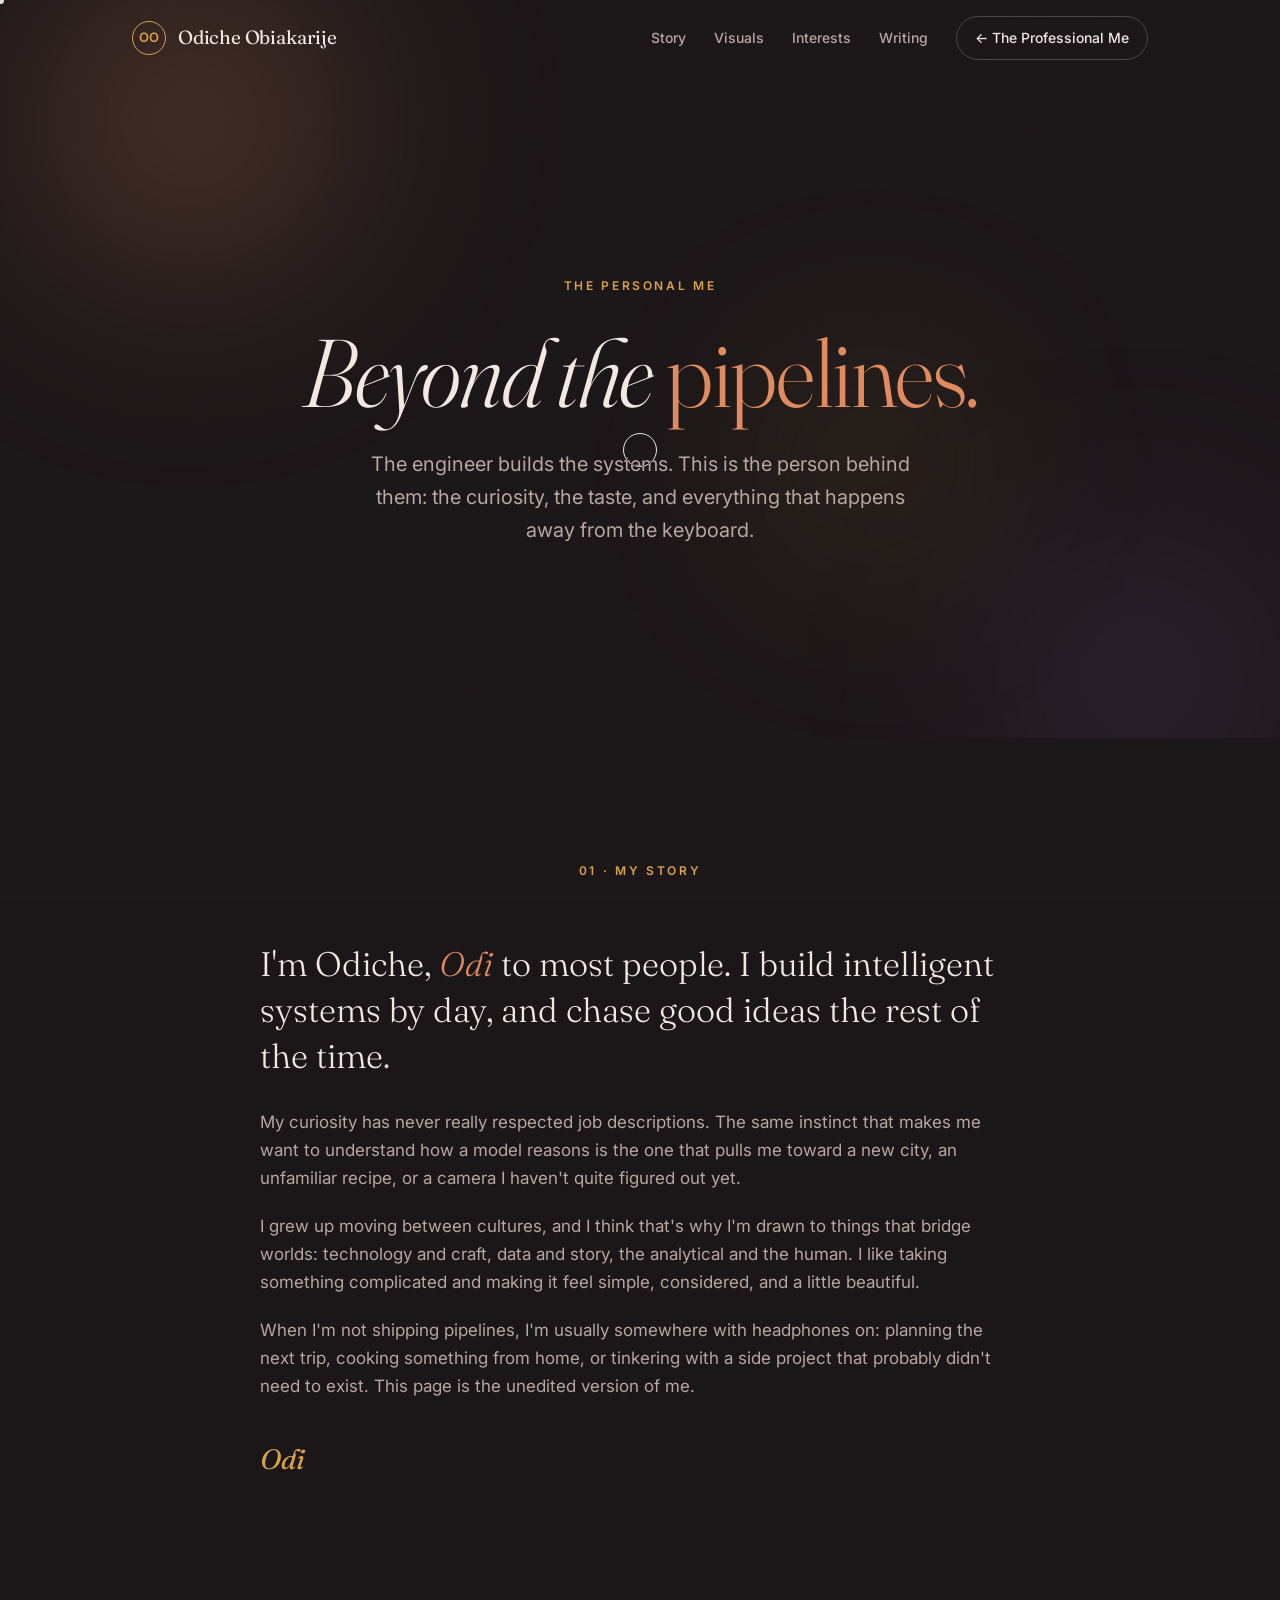
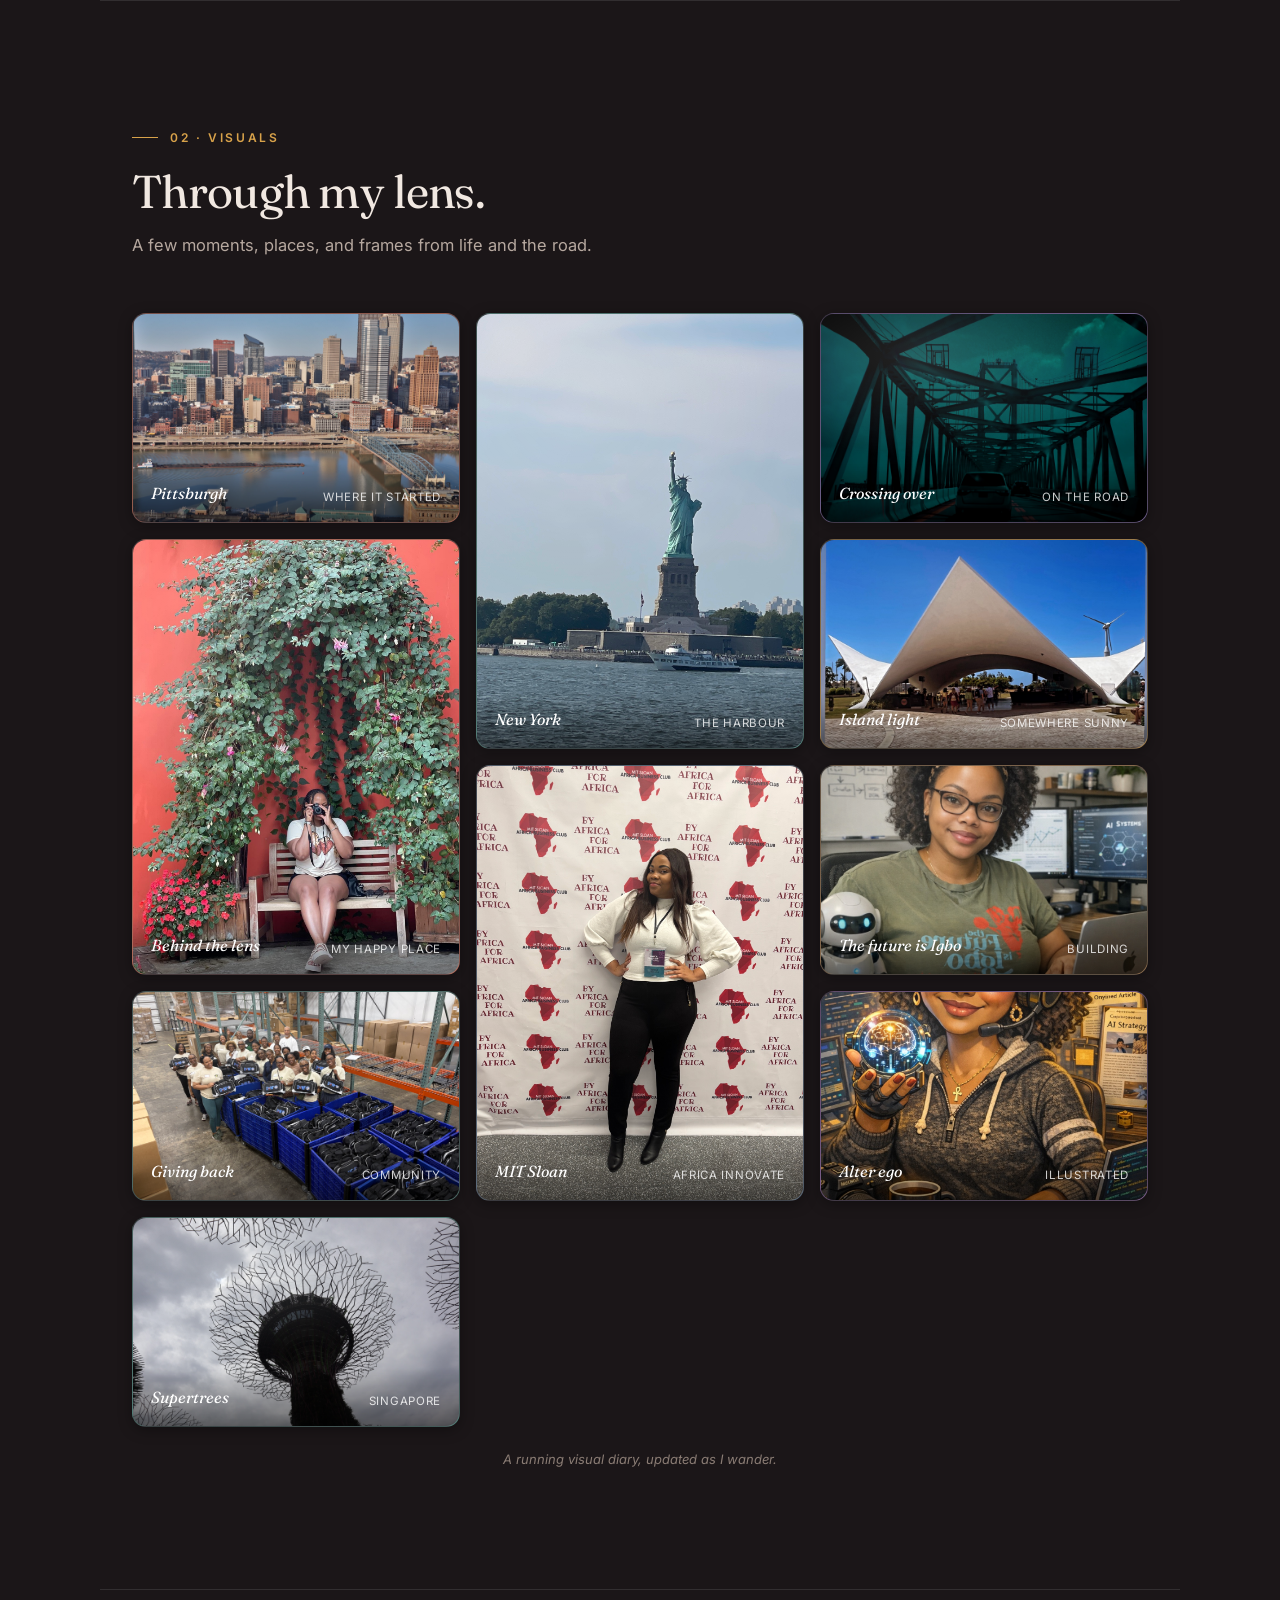
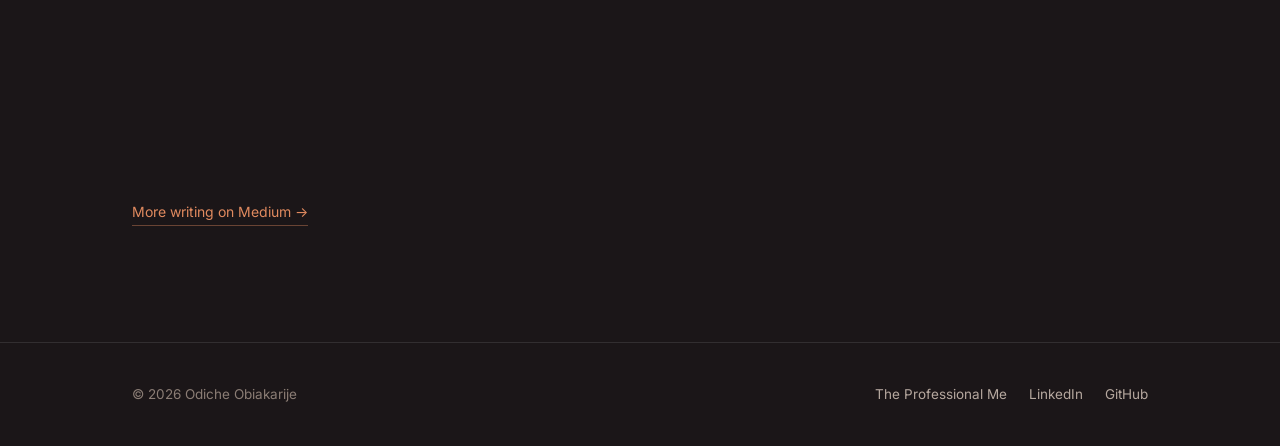
<file: creative.html>
<!DOCTYPE html>
<html lang="en">
<head>
<meta charset="UTF-8" />
<meta name="viewport" content="width=device-width, initial-scale=1.0" />
<title>Odiche Obiakarije · The Personal Me</title>
<meta name="description" content="The personal, creative side of Odiche Obiakarije: story, visuals, interests, and writing." />
<link rel="icon" href="favicon.svg" type="image/svg+xml" />
<meta property="og:type" content="website" />
<meta property="og:title" content="Odiche Obiakarije · The Personal Me" />
<meta property="og:description" content="Beyond the pipelines: the story, visuals, and interests behind the engineer." />
<meta property="og:url" content="https://odiobiak.github.io/website-me/creative.html" />
<meta property="og:image" content="https://odiobiak.github.io/website-me/og-image.png" />
<meta name="twitter:card" content="summary_large_image" />
<meta name="twitter:title" content="Odiche Obiakarije · The Personal Me" />
<meta name="twitter:image" content="https://odiobiak.github.io/website-me/og-image.png" />
<link rel="preconnect" href="https://fonts.googleapis.com" />
<link rel="preconnect" href="https://fonts.gstatic.com" crossorigin />
<link href="https://fonts.googleapis.com/css2?family=Fraunces:ital,opsz,wght@0,9..144,300..600;1,9..144,300..500&family=Inter:wght@300;400;500;600&display=swap" rel="stylesheet" />
<link rel="alternate" href="https://odiobiak.github.io/website-me/" title="The Professional Me" />
<link rel="stylesheet" href="styles.css" />
<style>
/* ============================================================
   Creative page · its own theme: warm moody "gallery at night"
   Terracotta + plum + cream (distinct from the light pro page)
   ============================================================ */
:root{
  --bg:#1b1618;
  --bg-2:#221b1e;
  --surface:#271f22;
  --surface-2:#2f2529;
  --line:rgba(255,255,255,.10);
  --line-2:rgba(255,255,255,.20);
  --ink:#f1e8e1;
  --muted:#b6a89f;
  --faint:#8b7d75;
  --accent:#e08a5f;        /* terracotta */
  --accent-2:#eca17d;
  --gold:#d8a24a;          /* warm amber-gold */
  --gold-soft:rgba(216,162,74,.16);
  --accent-soft:rgba(224,138,95,.14);
  --shadow-sm:0 3px 14px rgba(0,0,0,.35);
  --shadow-md:0 26px 60px -30px rgba(0,0,0,.8);
}
nav.scrolled{background:rgba(27,22,24,.82);border-bottom:1px solid var(--line)}
::selection{background:var(--accent);color:#1b1618}

/* ---------- creative hero ---------- */
#chero{position:relative;min-height:82vh;display:flex;align-items:center;overflow:hidden}
.chero-orb{position:absolute;border-radius:50%;filter:blur(90px);pointer-events:none;z-index:0}
.co1{width:520px;height:520px;background:radial-gradient(circle,rgba(224,138,95,.30),transparent 66%);top:-140px;left:-70px}
.co2{width:440px;height:440px;background:radial-gradient(circle,rgba(120,80,140,.28),transparent 66%);bottom:-160px;right:-80px}
.co3{width:340px;height:340px;background:radial-gradient(circle,rgba(216,162,74,.16),transparent 68%);top:40%;left:55%}
.chero-in{position:relative;z-index:2;text-align:center;max-width:800px;margin:0 auto;padding:160px 0 80px}
#chero h1{font-size:clamp(46px,8.4vw,96px);font-weight:300;margin-bottom:24px;font-style:italic;color:var(--ink)}
#chero h1 .n{font-style:normal;color:var(--accent)}
#chero .sub{font-size:clamp(16px,2.2vw,20px);color:var(--muted);max-width:580px;margin:0 auto}

/* ---------- story ---------- */
.story{max-width:760px;margin:0 auto}
.story .lead{font-family:'Fraunces';font-size:clamp(24px,3.4vw,34px);font-weight:300;line-height:1.36;margin-bottom:28px;color:var(--ink)}
.story .lead em{color:var(--accent);font-style:italic}
.story p{color:var(--muted);font-size:17px;margin-bottom:20px}
.story .sig{font-family:'Fraunces';font-style:italic;font-size:28px;color:var(--gold);margin-top:36px}

/* ---------- gallery (believable captioned frames) ---------- */
.gallery{display:grid;grid-template-columns:repeat(3,1fr);grid-auto-rows:210px;gap:16px}
.gtile{border-radius:14px;overflow:hidden;position:relative;border:1px solid var(--line);transition:transform .45s var(--ease),box-shadow .45s;box-shadow:var(--shadow-sm)}
.gtile::after{content:"";position:absolute;inset:0;background:radial-gradient(120% 90% at 30% 20%,rgba(255,255,255,.14),transparent 55%)}
.gtile:hover{transform:translateY(-4px) scale(1.01);box-shadow:var(--shadow-md)}
.gtile.tall{grid-row:span 2}
.gcapx{position:absolute;left:0;right:0;bottom:0;z-index:2;padding:16px 18px;display:flex;justify-content:space-between;align-items:flex-end;background:linear-gradient(transparent,rgba(0,0,0,.5));color:#fff}
.gcapx .t{font-family:'Fraunces';font-size:16px;font-style:italic}
.gcapx .m{font-size:11.5px;letter-spacing:.06em;opacity:.8;text-transform:uppercase}
.g1{background:linear-gradient(150deg,#3a2b2e,#8a4a3a)}
.g2{background:linear-gradient(150deg,#2a2233,#5b4a7a)}
.g3{background:linear-gradient(150deg,#20282a,#3f6f68)}
.g4{background:linear-gradient(150deg,#2f2820,#94703a)}
.g5{background:linear-gradient(150deg,#2c2024,#a85a48)}
.g6{background:linear-gradient(150deg,#232227,#495a6c)}
.gcap{text-align:center;color:var(--faint);font-size:13px;margin-top:22px;font-style:italic}

/* ---------- interests ---------- */
.int-grid{display:grid;grid-template-columns:repeat(3,1fr);gap:18px}
.icard{background:var(--surface);border:1px solid var(--line);border-radius:16px;padding:28px;transition:transform .35s var(--ease),border-color .35s;box-shadow:var(--shadow-sm)}
.icard:hover{transform:translateY(-4px);border-color:var(--accent)}
.icard .em{font-size:28px;margin-bottom:14px;display:block}
.icard h4{font-size:19px;margin-bottom:8px;color:var(--ink)}
.icard p{color:var(--muted);font-size:14.5px}

/* ---------- writing ---------- */
.wlist{display:grid;gap:2px}
.witem{display:flex;justify-content:space-between;align-items:baseline;gap:24px;padding:26px 4px;border-top:1px solid var(--line);transition:padding .3s var(--ease),background .3s;cursor:pointer}
.wlist .witem:last-child{border-bottom:1px solid var(--line)}
.witem:hover{padding-left:16px;background:linear-gradient(90deg,var(--accent-soft),transparent)}
.witem .wt{font-family:'Fraunces';font-size:23px;color:var(--ink)}
.witem:hover .wt{color:var(--accent)}
.witem .wd{color:var(--muted);font-size:14.5px;margin-top:6px;max-width:560px}
.witem .wmeta{font-size:12px;color:var(--faint);white-space:nowrap;letter-spacing:.06em;text-transform:uppercase}

@media(max-width:820px){
  .gallery{grid-template-columns:repeat(2,1fr)}
  .int-grid{grid-template-columns:1fr}
  .witem{flex-direction:column;gap:6px}
}

.gtile img{position:absolute;inset:0;width:100%;height:100%;object-fit:cover;z-index:1}
.gtile::after{z-index:2}
.gcapx{z-index:3}
.g7{background:linear-gradient(150deg,#2b2724,#7a5a3a)}
.g8{background:linear-gradient(150deg,#242a2c,#3a5a55)}
.g9{background:linear-gradient(150deg,#2a2230,#6a4a7a)}

a.witem{text-decoration:none;color:inherit}
.medium-more{display:inline-block;margin-top:26px;font-size:14px;color:var(--accent);position:relative}
.medium-more::after{content:"";position:absolute;left:0;bottom:-3px;height:1px;width:100%;background:var(--accent);opacity:.4;transition:opacity .3s}
.medium-more:hover::after{opacity:1}
</style>
<script type="application/ld+json">
{
  "@context": "https://schema.org",
  "@type": "ProfilePage",
  "name": "Odiche Obiakarije — The Personal Me",
  "about": {"@type":"Person","name":"Odiche Obiakarije","url":"https://odiobiak.github.io/website-me/"},
  "url": "https://odiobiak.github.io/website-me/creative.html"
}
</script>
</head>
<body>
<div id="progress"></div>

<nav id="nav">
  <div class="wrap nav-in">
    <a href="index.html" class="brand"><span class="mono-badge">OO</span> Odiche Obiakarije</a>
    <div class="nav-links">
      <a href="#story" class="underline">Story</a>
      <a href="#visuals" class="underline">Visuals</a>
      <a href="#interests" class="underline">Interests</a>
      <a href="#writing" class="underline">Writing</a>
      <a href="index.html" class="nav-pill">&larr; The Professional Me</a>
    </div>
  </div>
</nav>

<!-- HERO -->
<header id="chero">
  <div class="chero-orb co1"></div>
  <div class="chero-orb co2"></div>
  <div class="chero-orb co3"></div>
  <div class="wrap chero-in">
    <span class="label center" style="justify-content:center;margin-bottom:26px">The Personal Me</span>
    <h1>Beyond the <span class="n">pipelines.</span></h1>
    <p class="sub">The engineer builds the systems. This is the person behind them: the curiosity, the taste, and everything that happens away from the keyboard.</p>
  </div>
</header>

<!-- STORY -->
<section id="story">
  <div class="wrap">
    <div class="sec-head reveal" style="margin:0 auto 40px;text-align:center;max-width:640px">
      <span class="label center">01 · My Story</span>
    </div>
    <div class="story reveal">
      <p class="lead">I'm Odiche, <em>Odi</em> to most people. I build intelligent systems by day, and chase good ideas the rest of the time.</p>
      <p>My curiosity has never really respected job descriptions. The same instinct that makes me want to understand how a model reasons is the one that pulls me toward a new city, an unfamiliar recipe, or a camera I haven't quite figured out yet.</p>
      <p>I grew up moving between cultures, and I think that's why I'm drawn to things that bridge worlds: technology and craft, data and story, the analytical and the human. I like taking something complicated and making it feel simple, considered, and a little beautiful.</p>
      <p>When I'm not shipping pipelines, I'm usually somewhere with headphones on: planning the next trip, cooking something from home, or tinkering with a side project that probably didn't need to exist. This page is the unedited version of me.</p>
      <div class="sig">Odi</div>
    </div>
  </div>
</section>

<div class="divider"></div>

<!-- VISUALS -->
<section id="visuals">
  <div class="wrap">
    <div class="sec-head reveal">
      <span class="label">02 · Visuals</span>
      <h2>Through my lens.</h2>
      <p>A few moments, places, and frames from life and the road.</p>
    </div>
    <div class="gallery reveal">
      <div class="gtile g1"><img src="assets/gallery/pittsburgh.jpg" alt="Pittsburgh skyline" loading="lazy" onerror="this.remove()"><div class="gcapx"><span class="t">Pittsburgh</span><span class="m">where it started</span></div></div>
      <div class="gtile tall g3"><img src="assets/gallery/liberty.jpg" alt="Statue of Liberty" loading="lazy" onerror="this.remove()"><div class="gcapx"><span class="t">New York</span><span class="m">the harbour</span></div></div>
      <div class="gtile g2"><img src="assets/gallery/bridge.jpg" alt="Bridge at dusk" loading="lazy" onerror="this.remove()"><div class="gcapx"><span class="t">Crossing over</span><span class="m">on the road</span></div></div>
      <div class="gtile tall g5"><img src="assets/gallery/camera.jpg" alt="Behind the camera" loading="lazy" onerror="this.remove()"><div class="gcapx"><span class="t">Behind the lens</span><span class="m">my happy place</span></div></div>
      <div class="gtile g4"><img src="assets/gallery/pavilion.jpg" alt="Seaside pavilion" loading="lazy" onerror="this.remove()"><div class="gcapx"><span class="t">Island light</span><span class="m">somewhere sunny</span></div></div>
      <div class="gtile tall g6"><img src="assets/gallery/mitsloan.jpg" alt="MIT Sloan Africa Innovate" loading="lazy" onerror="this.remove()"><div class="gcapx"><span class="t">MIT Sloan</span><span class="m">Africa Innovate</span></div></div>
      <div class="gtile g7"><img src="assets/gallery/desk.jpg" alt="At my desk building" loading="lazy" onerror="this.remove()"><div class="gcapx"><span class="t">The future is Igbo</span><span class="m">building</span></div></div>
      <div class="gtile g8"><img src="assets/gallery/community.jpg" alt="Giving back" loading="lazy" onerror="this.remove()"><div class="gcapx"><span class="t">Giving back</span><span class="m">community</span></div></div>
      <div class="gtile g9"><img src="assets/gallery/avatar.jpg" alt="Illustrated self" loading="lazy" onerror="this.remove()"><div class="gcapx"><span class="t">Alter ego</span><span class="m">illustrated</span></div></div>
      <div class="gtile g3"><img src="assets/gallery/supertree.jpg" alt="Supertree Grove, Singapore" loading="lazy" onerror="this.remove()"><div class="gcapx"><span class="t">Supertrees</span><span class="m">Singapore</span></div></div>
    </div>
    <p class="gcap">A running visual diary, updated as I wander.</p>
  </div>
</section>

<div class="divider"></div>

<!-- INTERESTS -->
<section id="interests">
  <div class="wrap">
    <div class="sec-head reveal">
      <span class="label">03 · Interests</span>
      <h2>What keeps me curious.</h2>
      <p>The things I reach for when I'm not building systems.</p>
    </div>
    <div class="int-grid reveal">
      <div class="icard"><span class="em">🎧</span><h4>Music</h4><p>A steady rotation of Afrobeats, jazz, and lo-fi. The right playlist can turn a hard problem into a good afternoon.</p></div>
      <div class="icard"><span class="em">✈️</span><h4>Travel</h4><p>I collect places the way some people collect books. Next on the list is always somewhere I've never been.</p></div>
      <div class="icard"><span class="em">📷</span><h4>Photography</h4><p>Learning to see light. Mostly shot on my phone, and increasingly on a camera I'm still figuring out.</p></div>
      <div class="icard"><span class="em">📚</span><h4>Reading</h4><p>Nonfiction at the seam of technology, design, and how people actually think and decide.</p></div>
      <div class="icard"><span class="em">🍲</span><h4>Food &amp; Culture</h4><p>Jollof debates, new restaurants, and cooking dishes from home. Flavour always carries memory.</p></div>
      <div class="icard"><span class="em">🛠️</span><h4>Building</h4><p>Small side projects and half-finished experiments, the fastest way I know to actually learn something.</p></div>
    </div>
  </div>
</section>

<div class="divider"></div>

<!-- WRITING -->
<section id="writing">
  <div class="wrap">
    <div class="sec-head reveal">
      <span class="label">04 · Writing</span>
      <h2>Thoughts &amp; notes.</h2>
      <p>Occasional essays on building, thinking, and the space between.</p>
    </div>
    <div class="wlist reveal">
      <a class="witem" href="https://medium.com/@odiobiak" target="_blank" rel="noopener">
        <div><div class="wt">Part 1: What Are RAG-Based Agents, and Why Do They Matter?</div><div class="wd">Retrieval-Augmented Generation isn't just a trick; it's the future of trustworthy, explainable AI.</div></div>
        <div class="wmeta">Medium · Sep 2025 · Read →</div>
      </a>
      <div class="witem">
        <div><div class="wt">From pipelines to reasoning</div><div class="wd">What years of data engineering quietly taught me about designing good AI systems.</div></div>
        <div class="wmeta">Notes · 2025 · 4 min</div>
      </div>
      <div class="witem">
        <div><div class="wt">The craft in engineering</div><div class="wd">On why I've come to think good engineering and good design are the same discipline.</div></div>
        <div class="wmeta">Essay · 2024 · 5 min</div>
      </div>
      <div class="witem">
        <div><div class="wt">Notes from the road</div><div class="wd">Small lessons about focus and perspective, collected somewhere between airports.</div></div>
        <div class="wmeta">Journal · 2024 · 3 min</div>
      </div>
    </div>
    <a class="medium-more" href="https://medium.com/@odiobiak" target="_blank" rel="noopener">More writing on Medium →</a>
  </div>
</section>

<footer>
  <div class="wrap foot-in">
    <span class="fl">© <span id="year"></span> Odiche Obiakarije</span>
    <span class="fr">
      <a href="index.html">The Professional Me</a>
      <a href="https://www.linkedin.com/in/odicheobiak" target="_blank" rel="noopener">LinkedIn</a>
      <a href="https://github.com/Odiobiak" target="_blank" rel="noopener">GitHub</a>
    </span>
  </div>
</footer>

<script>
document.getElementById('year').textContent=new Date().getFullYear();
var nav=document.getElementById('nav'),prog=document.getElementById('progress');
addEventListener('scroll',function(){
  var y=scrollY;nav.classList.toggle('scrolled',y>40);
  var h=document.documentElement.scrollHeight-innerHeight;
  prog.style.width=(y/h*100)+'%';
});
var io=new IntersectionObserver(function(es){es.forEach(function(e){if(e.isIntersecting){e.target.classList.add('in');io.unobserve(e.target);}});},{threshold:.12});
document.querySelectorAll('.reveal').forEach(function(el){io.observe(el);});
</script>
<script src="polish.js"></script>
</body>
</html>
</file>
<file: styles.css>
/* ============================================================
   Odiche Obiakarije · Portfolio · Shared design system
   Light Editorial
   ============================================================ */
:root{
  --bg:#f6f2ea;
  --bg-2:#efe9dd;
  --surface:#fffdf9;
  --surface-2:#f3ede1;
  --line:rgba(30,27,22,.10);
  --line-2:rgba(30,27,22,.18);
  --ink:#201d18;
  --muted:#655e52;
  --faint:#9a9184;
  --accent:#1d6455;
  --accent-2:#2a8570;
  --gold:#a9843f;
  --gold-soft:rgba(169,132,63,.16);
  --accent-soft:rgba(29,100,85,.09);
  --shadow-sm:0 2px 10px rgba(40,33,20,.05);
  --shadow-md:0 18px 50px -28px rgba(40,33,20,.35);
  --ease:cubic-bezier(.22,1,.36,1);
  --maxw:1080px;
}
*{box-sizing:border-box;margin:0;padding:0}
html{scroll-behavior:smooth}
body{background:var(--bg);color:var(--ink);font-family:'Inter',system-ui,-apple-system,sans-serif;line-height:1.65;-webkit-font-smoothing:antialiased;overflow-x:hidden}
::selection{background:var(--accent);color:#fff}
a{color:inherit;text-decoration:none}
img{max-width:100%;display:block}
h1,h2,h3,h4{font-family:'Fraunces',Georgia,serif;font-weight:400;line-height:1.06;letter-spacing:-.015em;color:var(--ink)}
.wrap{max-width:var(--maxw);margin:0 auto;padding:0 32px}
.serif{font-family:'Fraunces',serif}
.label{font-size:12px;letter-spacing:.22em;text-transform:uppercase;color:var(--gold);font-weight:600;display:inline-flex;align-items:center;gap:12px}
.label::before{content:"";width:26px;height:1px;background:var(--gold)}
.label.center{justify-content:center}
.label.center::before{display:none}
#progress{position:fixed;top:0;left:0;height:2px;width:0;background:var(--accent);z-index:200}
nav{position:fixed;top:0;left:0;right:0;z-index:100;transition:background .4s,box-shadow .4s,border-color .4s;border-bottom:1px solid transparent}
nav.scrolled{background:rgba(246,242,234,.82);backdrop-filter:blur(12px) saturate(1.4);border-bottom:1px solid var(--line)}
.nav-in{display:flex;align-items:center;justify-content:space-between;height:76px}
.brand{display:flex;align-items:center;gap:12px;font-family:'Fraunces',serif;font-size:19px;letter-spacing:-.01em;color:var(--ink)}
.brand .mono-badge{width:34px;height:34px;border-radius:50%;border:1px solid var(--gold);color:var(--gold);display:grid;place-items:center;font-size:13px;font-family:'Inter';font-weight:600}
.nav-links{display:flex;align-items:center;gap:28px}
.nav-links a{font-size:14px;color:var(--muted);transition:color .25s;position:relative;font-weight:500}
.nav-links a:hover{color:var(--ink)}
.nav-links a.underline::after{content:"";position:absolute;left:0;bottom:-6px;height:1.5px;width:0;background:var(--accent);transition:width .3s var(--ease)}
.nav-links a.underline:hover::after{width:100%}
.nav-pill{padding:9px 18px;border:1px solid var(--line-2);border-radius:999px;color:var(--ink)!important;transition:all .3s var(--ease)}
.nav-pill:hover{border-color:var(--accent);background:var(--accent-soft)}
.btn{display:inline-flex;align-items:center;gap:9px;padding:14px 26px;border-radius:999px;font-size:14.5px;font-weight:500;transition:transform .3s var(--ease),box-shadow .3s,background .3s,border-color .3s;cursor:pointer;font-family:'Inter'}
.btn-primary{background:var(--accent);color:#fdfcf9;box-shadow:0 12px 28px -14px rgba(29,100,85,.7)}
.btn-primary:hover{transform:translateY(-2px);background:var(--accent-2);box-shadow:0 18px 36px -14px rgba(29,100,85,.65)}
.btn-ghost{border:1px solid var(--line-2);color:var(--ink)}
.btn-ghost:hover{transform:translateY(-2px);border-color:var(--accent);background:var(--accent-soft)}
.btn svg{width:17px;height:17px;stroke:currentColor;fill:none;stroke-width:1.8}
section{padding:118px 0;position:relative}
.sec-head{max-width:640px;margin-bottom:54px}
.sec-head .label{margin-bottom:20px}
.sec-head h2{font-size:clamp(30px,4.6vw,46px);margin-bottom:16px}
.sec-head p{color:var(--muted);font-size:16.5px}
.divider{height:1px;background:var(--line);max-width:var(--maxw);margin:0 auto}
.reveal{opacity:0;transform:translateY(26px);transition:opacity .9s var(--ease),transform .9s var(--ease)}
.reveal.in{opacity:1;transform:none}
.reveal.d1{transition-delay:.08s}.reveal.d2{transition-delay:.16s}.reveal.d3{transition-delay:.24s}
footer{border-top:1px solid var(--line);padding:40px 0}
.foot-in{display:flex;justify-content:space-between;align-items:center;flex-wrap:wrap;gap:18px}
.foot-in .fl{color:var(--faint);font-size:13.5px}
.foot-in .fr{display:flex;gap:22px}
.foot-in .fr a{color:var(--muted);font-size:13.5px;transition:color .25s}
.foot-in .fr a:hover{color:var(--accent)}
@media(max-width:820px){.nav-links a:not(.nav-pill){display:none}.wrap{padding:0 22px}section{padding:88px 0}}
@media(prefers-reduced-motion:reduce){*{animation:none!important;transition:none!important}}

/* ============================================================
   Bespoke identity polish · custom cursor, grain
   ============================================================ */
body::before{content:"";position:fixed;inset:0;z-index:2;pointer-events:none;
  opacity:.05;mix-blend-mode:overlay;
  background-image:url("data:image/svg+xml,%3Csvg xmlns='http://www.w3.org/2000/svg' width='120' height='120'%3E%3Cfilter id='n'%3E%3CfeTurbulence type='fractalNoise' baseFrequency='0.9' numOctaves='2' stitchTiles='stitch'/%3E%3C/filter%3E%3Crect width='100%25' height='100%25' filter='url(%23n)'/%3E%3C/svg%3E");
  background-size:140px}
.cur-dot,.cur-ring{position:fixed;top:0;left:0;pointer-events:none;z-index:9999;border-radius:50%;mix-blend-mode:difference;will-change:transform}
.cur-dot{width:7px;height:7px;background:#fff;margin:-3.5px 0 0 -3.5px}
.cur-ring{width:34px;height:34px;border:1.5px solid #fff;margin:-17px 0 0 -17px;transition:width .25s var(--ease),height .25s var(--ease),margin .25s var(--ease),background .25s}
.cur-ring.big{width:56px;height:56px;margin:-28px 0 0 -28px;background:rgba(255,255,255,.06)}
.has-cursor,.has-cursor a,.has-cursor button,.has-cursor .fchip,.has-cursor input,.has-cursor .witem{cursor:none}
.has-cursor input,.has-cursor textarea{cursor:text}
@media(pointer:coarse){.cur-dot,.cur-ring{display:none}}
</file>
